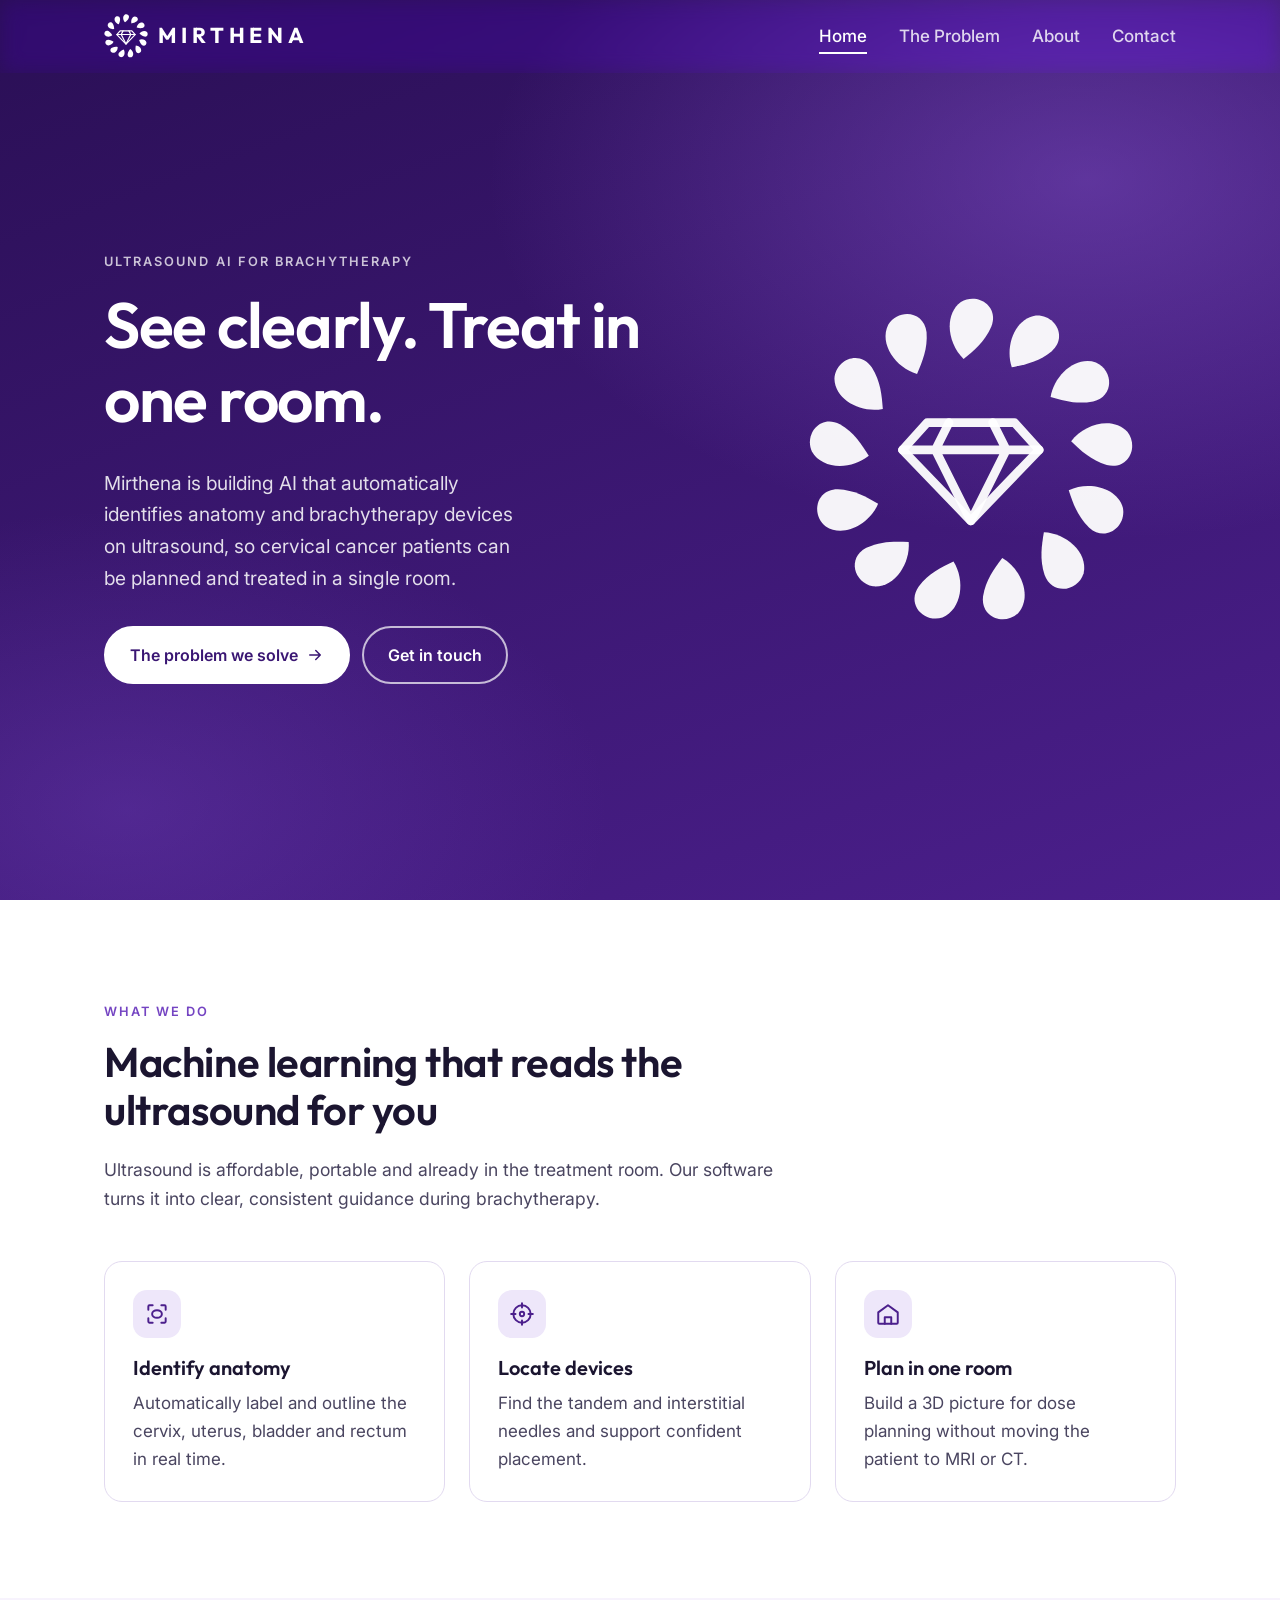
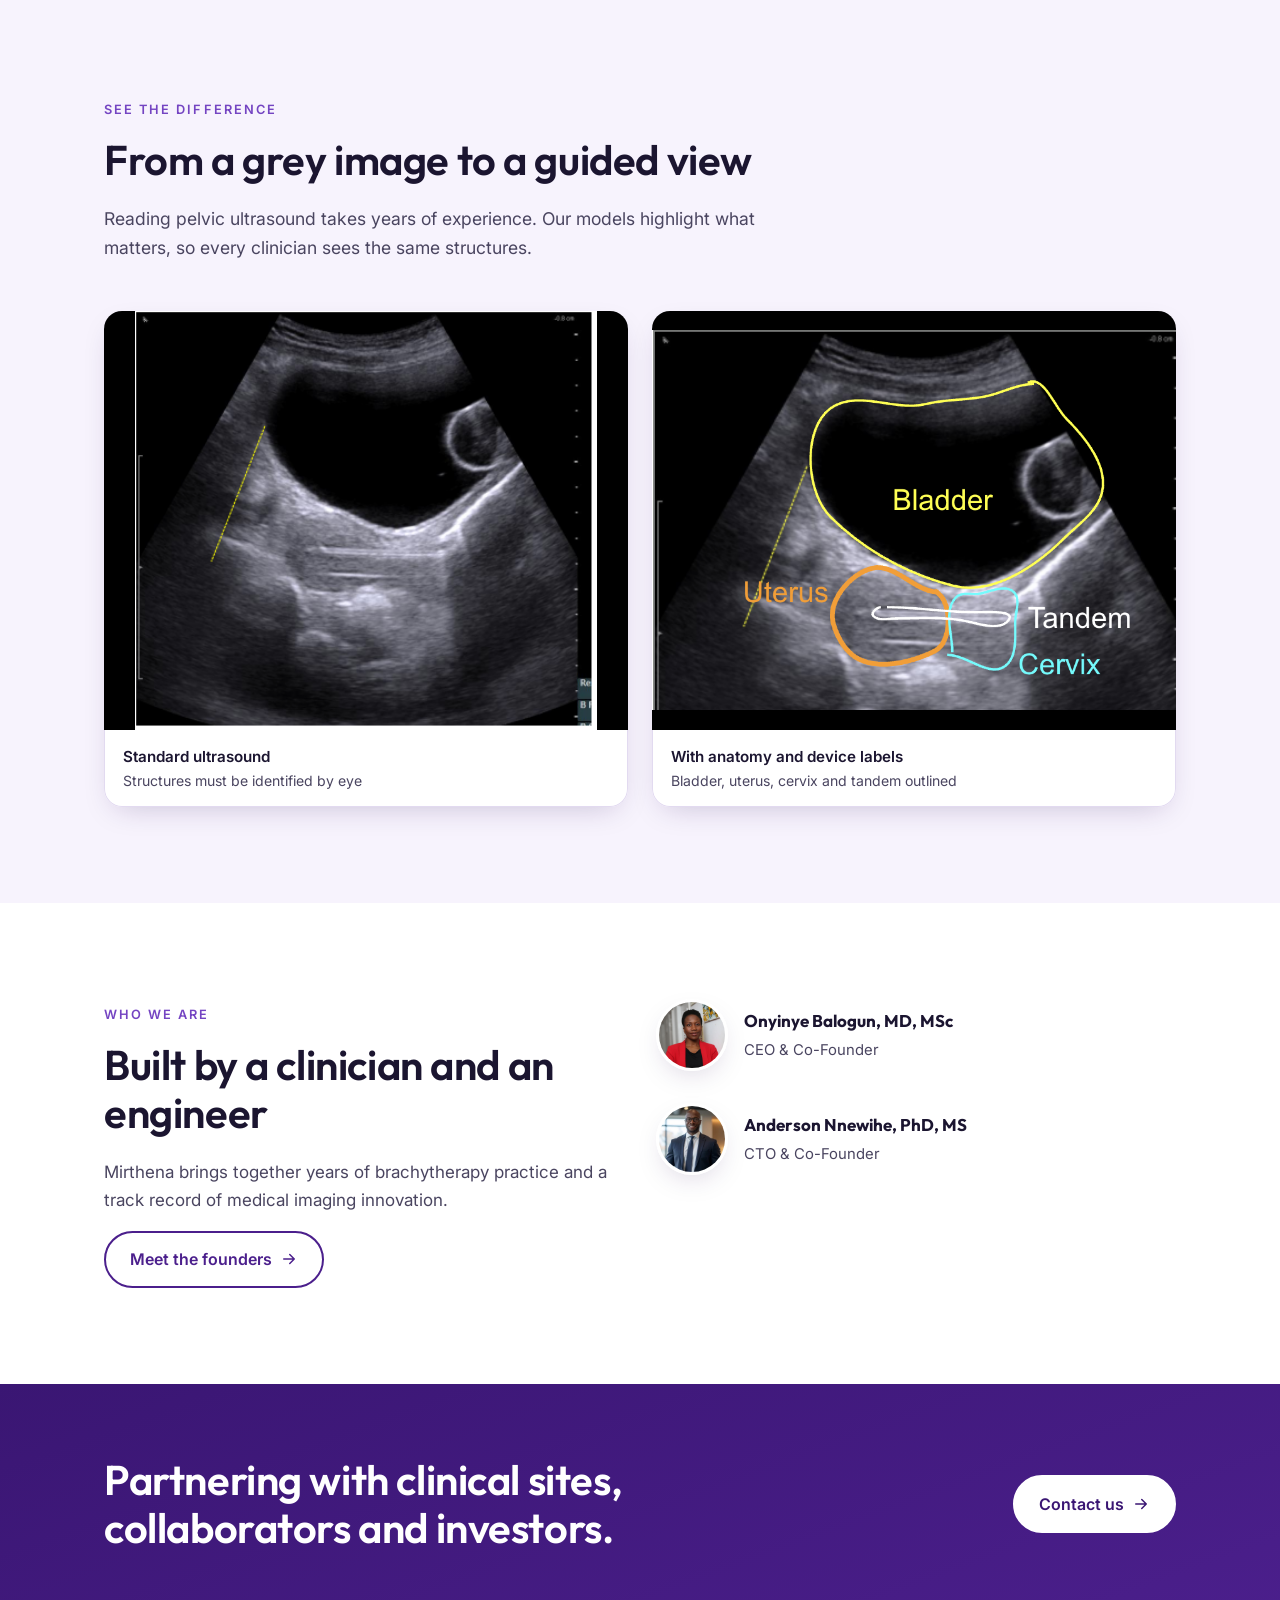
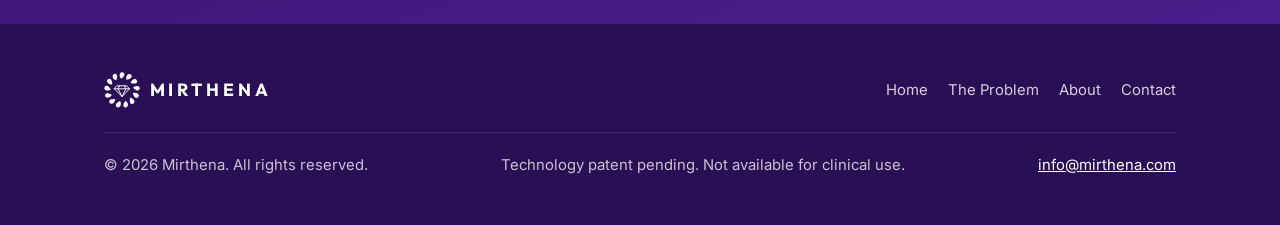
<file: index.html>
<!doctype html>
<html lang="en">
<head>
  <meta charset="utf-8">
  <meta name="viewport" content="width=device-width, initial-scale=1">
  <title>Mirthena | Ultrasound AI for Brachytherapy</title>
  <meta name="description" content="Mirthena builds AI that identifies anatomy and devices on ultrasound for single-room cervical cancer brachytherapy.">
  <meta name="theme-color" content="#4B1F8C">
  <meta property="og:title" content="Mirthena | Ultrasound AI for Brachytherapy">
  <meta property="og:description" content="Mirthena builds AI that identifies anatomy and devices on ultrasound for single-room cervical cancer brachytherapy.">
  <meta property="og:type" content="website">
  <link rel="icon" type="image/svg+xml" href="assets/logo-mark.svg">
  <link rel="preconnect" href="https://fonts.googleapis.com">
  <link rel="preconnect" href="https://fonts.gstatic.com" crossorigin>
  <link href="https://fonts.googleapis.com/css2?family=Inter:wght@400;500;600&family=Outfit:wght@500;600;700&display=swap" rel="stylesheet">
  <link rel="stylesheet" href="css/styles.css">
</head>
<body>
  <a class="skip" href="#main">Skip to content</a>
  <header class="site-header on-dark">
    <div class="wrap">
      <a class="logo" href="index.html" aria-label="Mirthena home"><svg class="" viewBox="0 0 120 120" aria-hidden="true"><g class="petals" fill="currentColor"><path transform="rotate(0.00 60 60) rotate(14 60 12)" d="M60 23 C 53 19, 49 9, 54 3 C 59 -2, 68 1, 67 9 C 66 15, 63 19, 60 23 Z"/><path transform="rotate(27.69 60 60) rotate(14 60 12)" d="M60 23 C 53 19, 49 9, 54 3 C 59 -2, 68 1, 67 9 C 66 15, 63 19, 60 23 Z"/><path transform="rotate(55.38 60 60) rotate(14 60 12)" d="M60 23 C 53 19, 49 9, 54 3 C 59 -2, 68 1, 67 9 C 66 15, 63 19, 60 23 Z"/><path transform="rotate(83.08 60 60) rotate(14 60 12)" d="M60 23 C 53 19, 49 9, 54 3 C 59 -2, 68 1, 67 9 C 66 15, 63 19, 60 23 Z"/><path transform="rotate(110.77 60 60) rotate(14 60 12)" d="M60 23 C 53 19, 49 9, 54 3 C 59 -2, 68 1, 67 9 C 66 15, 63 19, 60 23 Z"/><path transform="rotate(138.46 60 60) rotate(14 60 12)" d="M60 23 C 53 19, 49 9, 54 3 C 59 -2, 68 1, 67 9 C 66 15, 63 19, 60 23 Z"/><path transform="rotate(166.15 60 60) rotate(14 60 12)" d="M60 23 C 53 19, 49 9, 54 3 C 59 -2, 68 1, 67 9 C 66 15, 63 19, 60 23 Z"/><path transform="rotate(193.85 60 60) rotate(14 60 12)" d="M60 23 C 53 19, 49 9, 54 3 C 59 -2, 68 1, 67 9 C 66 15, 63 19, 60 23 Z"/><path transform="rotate(221.54 60 60) rotate(14 60 12)" d="M60 23 C 53 19, 49 9, 54 3 C 59 -2, 68 1, 67 9 C 66 15, 63 19, 60 23 Z"/><path transform="rotate(249.23 60 60) rotate(14 60 12)" d="M60 23 C 53 19, 49 9, 54 3 C 59 -2, 68 1, 67 9 C 66 15, 63 19, 60 23 Z"/><path transform="rotate(276.92 60 60) rotate(14 60 12)" d="M60 23 C 53 19, 49 9, 54 3 C 59 -2, 68 1, 67 9 C 66 15, 63 19, 60 23 Z"/><path transform="rotate(304.62 60 60) rotate(14 60 12)" d="M60 23 C 53 19, 49 9, 54 3 C 59 -2, 68 1, 67 9 C 66 15, 63 19, 60 23 Z"/><path transform="rotate(332.31 60 60) rotate(14 60 12)" d="M60 23 C 53 19, 49 9, 54 3 C 59 -2, 68 1, 67 9 C 66 15, 63 19, 60 23 Z"/></g><g class="diamond" fill="none" stroke="currentColor" stroke-width="3.2" stroke-linejoin="round" stroke-linecap="round"><path d="M44 46 L76 46 L85 56 L60 82 L35 56 Z"/><path d="M35 56 H85 M52 46 L47 56 L60 82 L73 56 L68 46"/></g></svg><span class="word">MIRTHENA</span></a>
      <button class="nav-toggle" aria-expanded="false" aria-controls="site-nav" aria-label="Open menu"><svg viewBox="0 0 24 24" fill="none" stroke="currentColor" stroke-width="2" stroke-linecap="round" aria-hidden="true"><path d="M4 7h16M4 12h16M4 17h16"/></svg></button>
      <nav class="nav" id="site-nav" aria-label="Main"><ul><li><a href="index.html" aria-current="page">Home</a></li><li><a href="problem.html">The Problem</a></li><li><a href="about.html">About</a></li><li><a href="contact.html">Contact</a></li></ul></nav>
    </div>
  </header>
  <main id="main">

    <section class="hero" aria-labelledby="hero-title">
      <div class="wrap">
        <div>
          <span class="eyebrow">Ultrasound AI for brachytherapy</span>
          <h1 id="hero-title">See clearly. Treat in one room.</h1>
          <p class="lede">Mirthena is building AI that automatically identifies anatomy and brachytherapy devices on ultrasound, so cervical cancer patients can be planned and treated in a single room.</p>
          <div class="actions">
            <a class="btn light" href="problem.html">The problem we solve <svg viewBox="0 0 24 24" width="18" height="18" fill="none" stroke="currentColor" stroke-width="2" stroke-linecap="round" stroke-linejoin="round" aria-hidden="true"><path d="M5 12h14M13 6l6 6-6 6"/></svg></a>
            <a class="btn outline-light" href="contact.html">Get in touch</a>
          </div>
        </div>
        <div class="hero-mark"><svg class="" viewBox="0 0 120 120" aria-hidden="true"><g class="petals" fill="currentColor"><path transform="rotate(0.00 60 60) rotate(14 60 12)" d="M60 23 C 53 19, 49 9, 54 3 C 59 -2, 68 1, 67 9 C 66 15, 63 19, 60 23 Z"/><path transform="rotate(27.69 60 60) rotate(14 60 12)" d="M60 23 C 53 19, 49 9, 54 3 C 59 -2, 68 1, 67 9 C 66 15, 63 19, 60 23 Z"/><path transform="rotate(55.38 60 60) rotate(14 60 12)" d="M60 23 C 53 19, 49 9, 54 3 C 59 -2, 68 1, 67 9 C 66 15, 63 19, 60 23 Z"/><path transform="rotate(83.08 60 60) rotate(14 60 12)" d="M60 23 C 53 19, 49 9, 54 3 C 59 -2, 68 1, 67 9 C 66 15, 63 19, 60 23 Z"/><path transform="rotate(110.77 60 60) rotate(14 60 12)" d="M60 23 C 53 19, 49 9, 54 3 C 59 -2, 68 1, 67 9 C 66 15, 63 19, 60 23 Z"/><path transform="rotate(138.46 60 60) rotate(14 60 12)" d="M60 23 C 53 19, 49 9, 54 3 C 59 -2, 68 1, 67 9 C 66 15, 63 19, 60 23 Z"/><path transform="rotate(166.15 60 60) rotate(14 60 12)" d="M60 23 C 53 19, 49 9, 54 3 C 59 -2, 68 1, 67 9 C 66 15, 63 19, 60 23 Z"/><path transform="rotate(193.85 60 60) rotate(14 60 12)" d="M60 23 C 53 19, 49 9, 54 3 C 59 -2, 68 1, 67 9 C 66 15, 63 19, 60 23 Z"/><path transform="rotate(221.54 60 60) rotate(14 60 12)" d="M60 23 C 53 19, 49 9, 54 3 C 59 -2, 68 1, 67 9 C 66 15, 63 19, 60 23 Z"/><path transform="rotate(249.23 60 60) rotate(14 60 12)" d="M60 23 C 53 19, 49 9, 54 3 C 59 -2, 68 1, 67 9 C 66 15, 63 19, 60 23 Z"/><path transform="rotate(276.92 60 60) rotate(14 60 12)" d="M60 23 C 53 19, 49 9, 54 3 C 59 -2, 68 1, 67 9 C 66 15, 63 19, 60 23 Z"/><path transform="rotate(304.62 60 60) rotate(14 60 12)" d="M60 23 C 53 19, 49 9, 54 3 C 59 -2, 68 1, 67 9 C 66 15, 63 19, 60 23 Z"/><path transform="rotate(332.31 60 60) rotate(14 60 12)" d="M60 23 C 53 19, 49 9, 54 3 C 59 -2, 68 1, 67 9 C 66 15, 63 19, 60 23 Z"/></g><g class="diamond" fill="none" stroke="currentColor" stroke-width="3.2" stroke-linejoin="round" stroke-linecap="round"><path d="M44 46 L76 46 L85 56 L60 82 L35 56 Z"/><path d="M35 56 H85 M52 46 L47 56 L60 82 L73 56 L68 46"/></g></svg></div>
      </div>
    </section>

    <section aria-labelledby="what-title">
      <div class="wrap">
        <div class="section-head">
          <span class="eyebrow">What we do</span>
          <h2 id="what-title">Machine learning that reads the ultrasound for you</h2>
          <p>Ultrasound is affordable, portable and already in the treatment room. Our software turns it into clear, consistent guidance during brachytherapy.</p>
        </div>
        <div class="grid-3">
          <div class="card"><div class="icon"><svg viewBox="0 0 24 24" fill="none" stroke="currentColor" stroke-width="1.8" stroke-linecap="round" stroke-linejoin="round" aria-hidden="true"><path d="M4 8V5a1 1 0 0 1 1-1h3M16 4h3a1 1 0 0 1 1 1v3M20 16v3a1 1 0 0 1-1 1h-3M8 20H5a1 1 0 0 1-1-1v-3"/><ellipse cx="12" cy="12" rx="4.5" ry="3.5"/></svg></div><h3>Identify anatomy</h3><p>Automatically label and outline the cervix, uterus, bladder and rectum in real time.</p></div>
          <div class="card"><div class="icon"><svg viewBox="0 0 24 24" fill="none" stroke="currentColor" stroke-width="1.8" stroke-linecap="round" stroke-linejoin="round" aria-hidden="true"><circle cx="12" cy="12" r="8"/><path d="M12 2v4M12 18v4M2 12h4M18 12h4"/><circle cx="12" cy="12" r="2"/></svg></div><h3>Locate devices</h3><p>Find the tandem and interstitial needles and support confident placement.</p></div>
          <div class="card"><div class="icon"><svg viewBox="0 0 24 24" fill="none" stroke="currentColor" stroke-width="1.8" stroke-linecap="round" stroke-linejoin="round" aria-hidden="true"><path d="M3 10.5 12 4l9 6.5V20a1 1 0 0 1-1 1H4a1 1 0 0 1-1-1z"/><path d="M9 21v-6h6v6"/></svg></div><h3>Plan in one room</h3><p>Build a 3D picture for dose planning without moving the patient to MRI or CT.</p></div>
        </div>
      </div>
    </section>

    <section class="tint" aria-labelledby="diff-title">
      <div class="wrap">
        <div class="section-head">
          <span class="eyebrow">See the difference</span>
          <h2 id="diff-title">From a grey image to a guided view</h2>
          <p>Reading pelvic ultrasound takes years of experience. Our models highlight what matters, so every clinician sees the same structures.</p>
        </div>
        <div class="compare">
          <figure>
            <img src="assets/img/us-standard.png" alt="Unlabelled pelvic ultrasound image during cervical brachytherapy" loading="lazy" width="416" height="378">
            <figcaption>Standard ultrasound <span>Structures must be identified by eye</span></figcaption>
          </figure>
          <figure>
            <img src="assets/img/us-annotated.png" alt="The same ultrasound with the bladder, uterus, cervix and tandem outlined and labelled" loading="lazy" width="834" height="606">
            <figcaption>With anatomy and device labels <span>Bladder, uterus, cervix and tandem outlined</span></figcaption>
          </figure>
        </div>
      </div>
    </section>

    <section aria-labelledby="team-title">
      <div class="wrap grid-2">
        <div>
          <span class="eyebrow">Who we are</span>
          <h2 id="team-title">Built by a clinician and an engineer</h2>
          <p style="color:var(--ink-soft)">Mirthena brings together years of brachytherapy practice and a track record of medical imaging innovation.</p>
          <a class="btn ghost" href="about.html">Meet the founders <svg viewBox="0 0 24 24" width="18" height="18" fill="none" stroke="currentColor" stroke-width="2" stroke-linecap="round" stroke-linejoin="round" aria-hidden="true"><path d="M5 12h14M13 6l6 6-6 6"/></svg></a>
        </div>
        <div class="founder-strip">
          <div class="founder-mini"><img src="assets/img/onyi.jpg" alt="Dr. Onyinye Balogun" width="72" height="72" loading="lazy"><div><b>Onyinye Balogun, MD, MSc</b><span>CEO &amp; Co-Founder</span></div></div>
          <div class="founder-mini"><img src="assets/img/andy.jpg" alt="Dr. Anderson Nnewihe" width="72" height="72" loading="lazy"><div><b>Anderson Nnewihe, PhD, MS</b><span>CTO &amp; Co-Founder</span></div></div>
        </div>
      </div>
    </section>

    <section class="cta-band" aria-label="Contact">
      <div class="wrap">
        <h2>Partnering with clinical sites, collaborators and investors.</h2>
        <a class="btn light" href="contact.html">Contact us <svg viewBox="0 0 24 24" width="18" height="18" fill="none" stroke="currentColor" stroke-width="2" stroke-linecap="round" stroke-linejoin="round" aria-hidden="true"><path d="M5 12h14M13 6l6 6-6 6"/></svg></a>
      </div>
    </section>

  </main>
  <footer class="site-footer">
    <div class="wrap">
      <a class="logo" href="index.html" aria-label="Mirthena home"><svg class="" viewBox="0 0 120 120" aria-hidden="true"><g class="petals" fill="currentColor"><path transform="rotate(0.00 60 60) rotate(14 60 12)" d="M60 23 C 53 19, 49 9, 54 3 C 59 -2, 68 1, 67 9 C 66 15, 63 19, 60 23 Z"/><path transform="rotate(27.69 60 60) rotate(14 60 12)" d="M60 23 C 53 19, 49 9, 54 3 C 59 -2, 68 1, 67 9 C 66 15, 63 19, 60 23 Z"/><path transform="rotate(55.38 60 60) rotate(14 60 12)" d="M60 23 C 53 19, 49 9, 54 3 C 59 -2, 68 1, 67 9 C 66 15, 63 19, 60 23 Z"/><path transform="rotate(83.08 60 60) rotate(14 60 12)" d="M60 23 C 53 19, 49 9, 54 3 C 59 -2, 68 1, 67 9 C 66 15, 63 19, 60 23 Z"/><path transform="rotate(110.77 60 60) rotate(14 60 12)" d="M60 23 C 53 19, 49 9, 54 3 C 59 -2, 68 1, 67 9 C 66 15, 63 19, 60 23 Z"/><path transform="rotate(138.46 60 60) rotate(14 60 12)" d="M60 23 C 53 19, 49 9, 54 3 C 59 -2, 68 1, 67 9 C 66 15, 63 19, 60 23 Z"/><path transform="rotate(166.15 60 60) rotate(14 60 12)" d="M60 23 C 53 19, 49 9, 54 3 C 59 -2, 68 1, 67 9 C 66 15, 63 19, 60 23 Z"/><path transform="rotate(193.85 60 60) rotate(14 60 12)" d="M60 23 C 53 19, 49 9, 54 3 C 59 -2, 68 1, 67 9 C 66 15, 63 19, 60 23 Z"/><path transform="rotate(221.54 60 60) rotate(14 60 12)" d="M60 23 C 53 19, 49 9, 54 3 C 59 -2, 68 1, 67 9 C 66 15, 63 19, 60 23 Z"/><path transform="rotate(249.23 60 60) rotate(14 60 12)" d="M60 23 C 53 19, 49 9, 54 3 C 59 -2, 68 1, 67 9 C 66 15, 63 19, 60 23 Z"/><path transform="rotate(276.92 60 60) rotate(14 60 12)" d="M60 23 C 53 19, 49 9, 54 3 C 59 -2, 68 1, 67 9 C 66 15, 63 19, 60 23 Z"/><path transform="rotate(304.62 60 60) rotate(14 60 12)" d="M60 23 C 53 19, 49 9, 54 3 C 59 -2, 68 1, 67 9 C 66 15, 63 19, 60 23 Z"/><path transform="rotate(332.31 60 60) rotate(14 60 12)" d="M60 23 C 53 19, 49 9, 54 3 C 59 -2, 68 1, 67 9 C 66 15, 63 19, 60 23 Z"/></g><g class="diamond" fill="none" stroke="currentColor" stroke-width="3.2" stroke-linejoin="round" stroke-linecap="round"><path d="M44 46 L76 46 L85 56 L60 82 L35 56 Z"/><path d="M35 56 H85 M52 46 L47 56 L60 82 L73 56 L68 46"/></g></svg><span class="word">MIRTHENA</span></a>
      <nav aria-label="Footer"><ul><li><a href="index.html">Home</a></li><li><a href="problem.html">The Problem</a></li><li><a href="about.html">About</a></li><li><a href="contact.html">Contact</a></li></ul></nav>
      <div class="legal">
        <span>&copy; 2026 Mirthena. All rights reserved.</span>
        <span>Technology patent pending. Not available for clinical use.</span>
        <a href="mailto:info@mirthena.com">info@mirthena.com</a>
      </div>
    </div>
  </footer>
  <script src="js/main.js"></script>
</body>
</html>
</file>
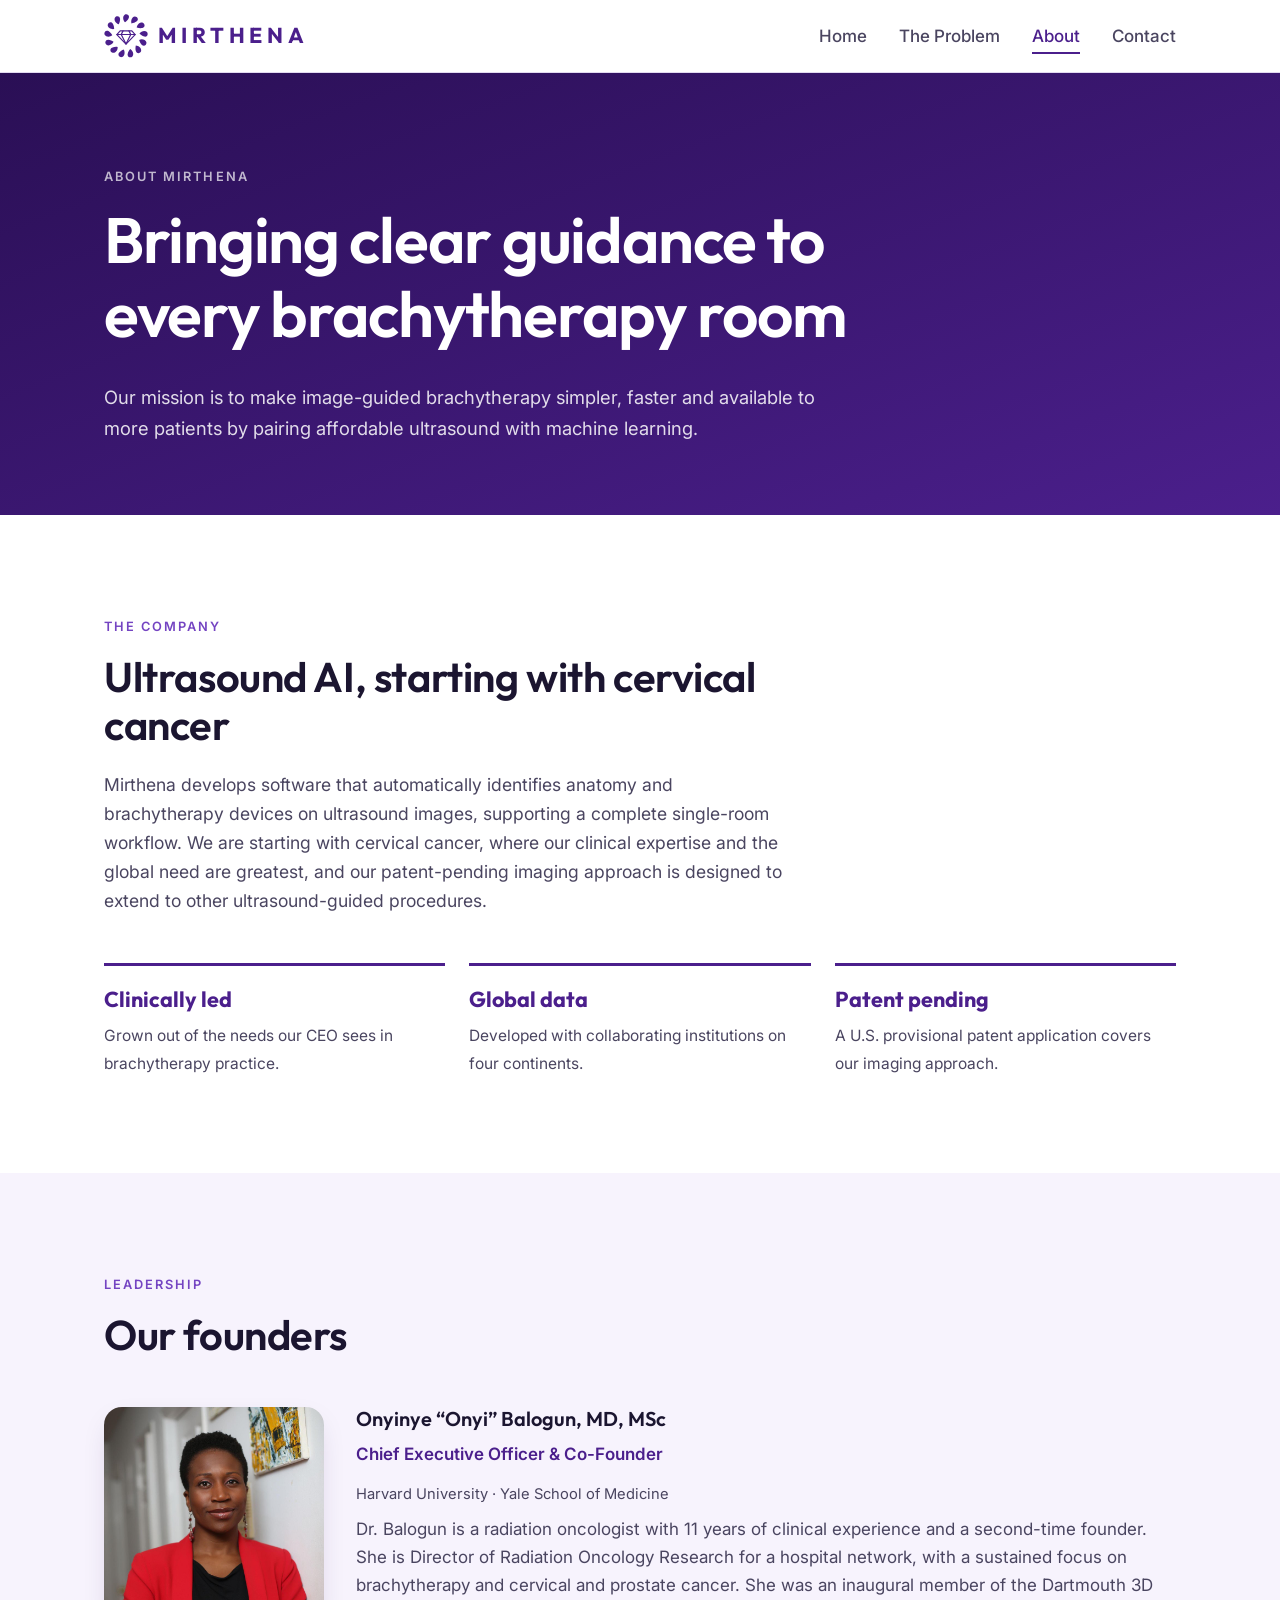
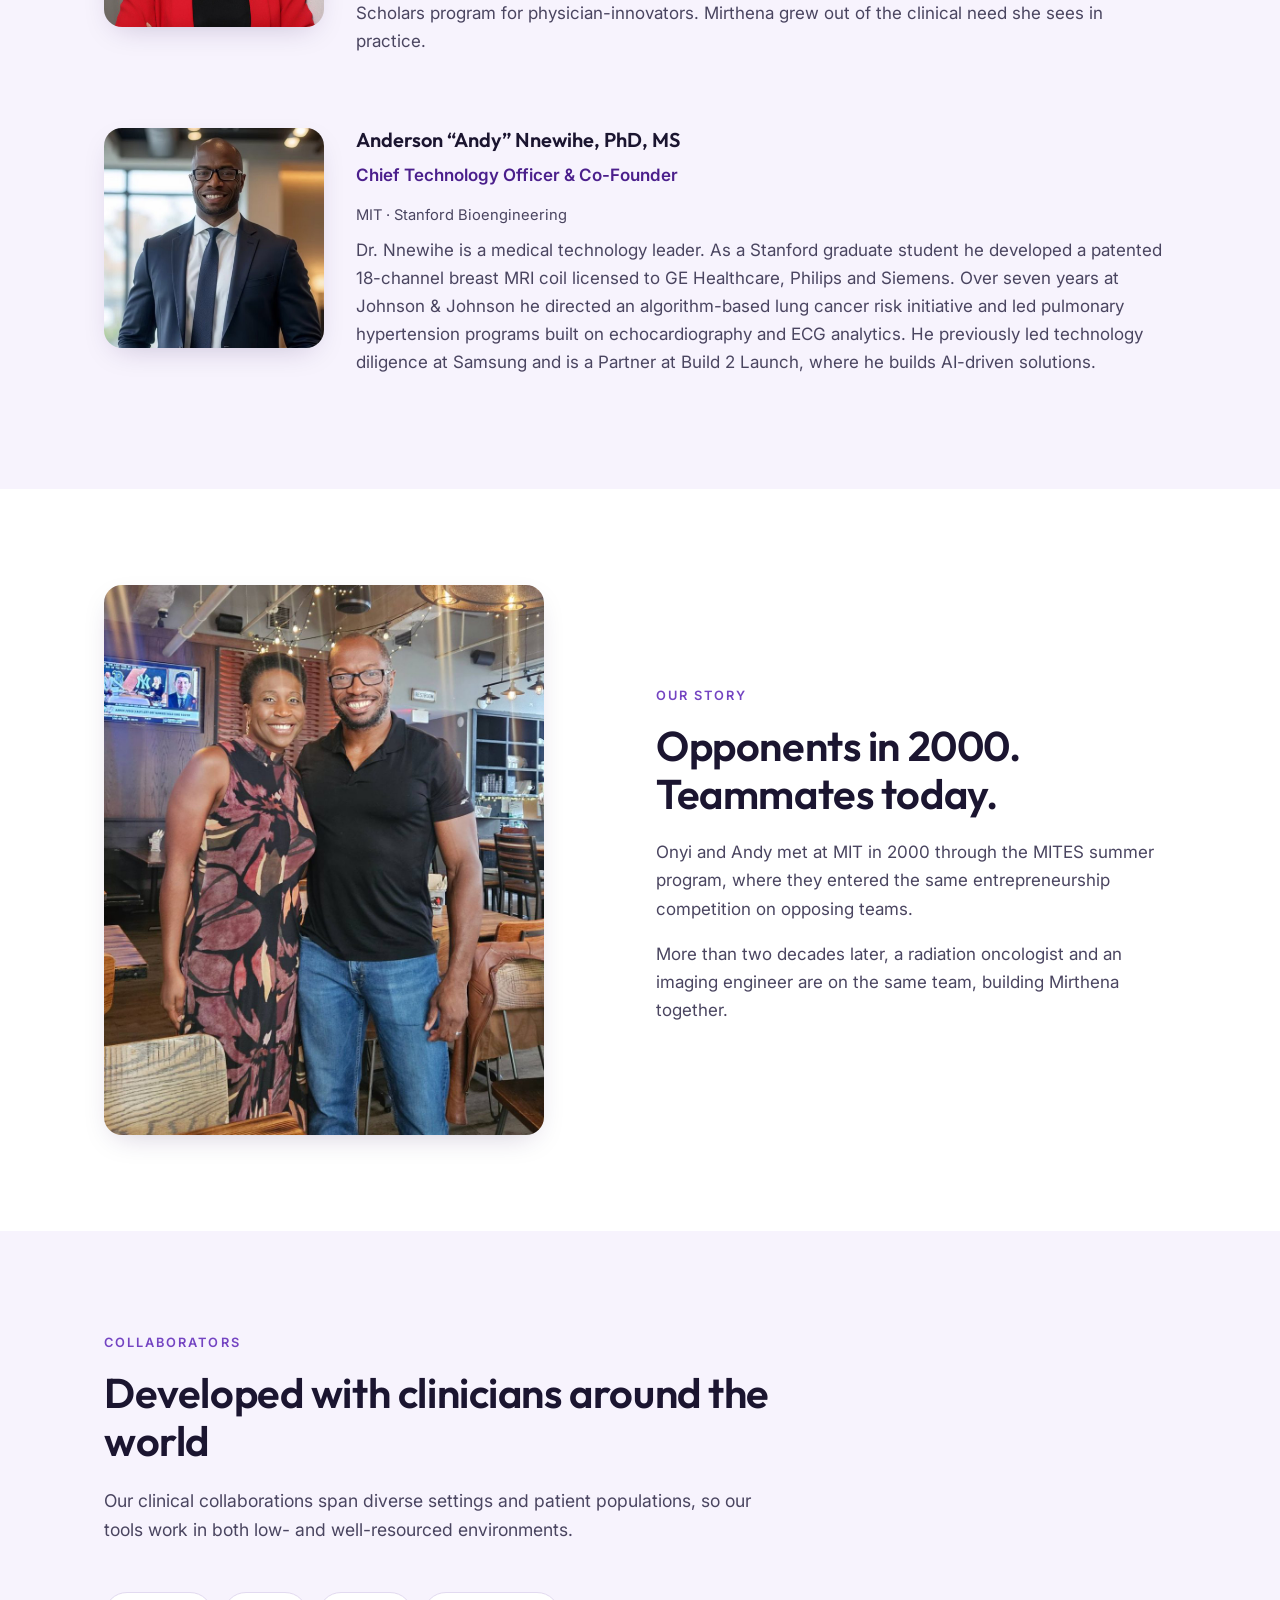
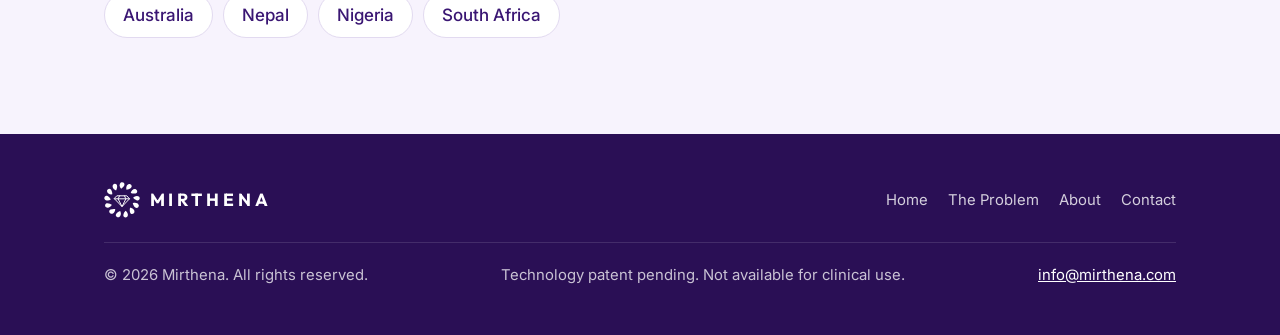
<file: about.html>
<!doctype html>
<html lang="en">
<head>
  <meta charset="utf-8">
  <meta name="viewport" content="width=device-width, initial-scale=1">
  <title>About | Mirthena</title>
  <meta name="description" content="Meet Mirthena and its founders, Dr. Onyinye Balogun and Dr. Anderson Nnewihe.">
  <meta name="theme-color" content="#4B1F8C">
  <meta property="og:title" content="About | Mirthena">
  <meta property="og:description" content="Meet Mirthena and its founders, Dr. Onyinye Balogun and Dr. Anderson Nnewihe.">
  <meta property="og:type" content="website">
  <link rel="icon" type="image/svg+xml" href="assets/logo-mark.svg">
  <link rel="preconnect" href="https://fonts.googleapis.com">
  <link rel="preconnect" href="https://fonts.gstatic.com" crossorigin>
  <link href="https://fonts.googleapis.com/css2?family=Inter:wght@400;500;600&family=Outfit:wght@500;600;700&display=swap" rel="stylesheet">
  <link rel="stylesheet" href="css/styles.css">
</head>
<body>
  <a class="skip" href="#main">Skip to content</a>
  <header class="site-header">
    <div class="wrap">
      <a class="logo" href="index.html" aria-label="Mirthena home"><svg class="" viewBox="0 0 120 120" aria-hidden="true"><g class="petals" fill="currentColor"><path transform="rotate(0.00 60 60) rotate(14 60 12)" d="M60 23 C 53 19, 49 9, 54 3 C 59 -2, 68 1, 67 9 C 66 15, 63 19, 60 23 Z"/><path transform="rotate(27.69 60 60) rotate(14 60 12)" d="M60 23 C 53 19, 49 9, 54 3 C 59 -2, 68 1, 67 9 C 66 15, 63 19, 60 23 Z"/><path transform="rotate(55.38 60 60) rotate(14 60 12)" d="M60 23 C 53 19, 49 9, 54 3 C 59 -2, 68 1, 67 9 C 66 15, 63 19, 60 23 Z"/><path transform="rotate(83.08 60 60) rotate(14 60 12)" d="M60 23 C 53 19, 49 9, 54 3 C 59 -2, 68 1, 67 9 C 66 15, 63 19, 60 23 Z"/><path transform="rotate(110.77 60 60) rotate(14 60 12)" d="M60 23 C 53 19, 49 9, 54 3 C 59 -2, 68 1, 67 9 C 66 15, 63 19, 60 23 Z"/><path transform="rotate(138.46 60 60) rotate(14 60 12)" d="M60 23 C 53 19, 49 9, 54 3 C 59 -2, 68 1, 67 9 C 66 15, 63 19, 60 23 Z"/><path transform="rotate(166.15 60 60) rotate(14 60 12)" d="M60 23 C 53 19, 49 9, 54 3 C 59 -2, 68 1, 67 9 C 66 15, 63 19, 60 23 Z"/><path transform="rotate(193.85 60 60) rotate(14 60 12)" d="M60 23 C 53 19, 49 9, 54 3 C 59 -2, 68 1, 67 9 C 66 15, 63 19, 60 23 Z"/><path transform="rotate(221.54 60 60) rotate(14 60 12)" d="M60 23 C 53 19, 49 9, 54 3 C 59 -2, 68 1, 67 9 C 66 15, 63 19, 60 23 Z"/><path transform="rotate(249.23 60 60) rotate(14 60 12)" d="M60 23 C 53 19, 49 9, 54 3 C 59 -2, 68 1, 67 9 C 66 15, 63 19, 60 23 Z"/><path transform="rotate(276.92 60 60) rotate(14 60 12)" d="M60 23 C 53 19, 49 9, 54 3 C 59 -2, 68 1, 67 9 C 66 15, 63 19, 60 23 Z"/><path transform="rotate(304.62 60 60) rotate(14 60 12)" d="M60 23 C 53 19, 49 9, 54 3 C 59 -2, 68 1, 67 9 C 66 15, 63 19, 60 23 Z"/><path transform="rotate(332.31 60 60) rotate(14 60 12)" d="M60 23 C 53 19, 49 9, 54 3 C 59 -2, 68 1, 67 9 C 66 15, 63 19, 60 23 Z"/></g><g class="diamond" fill="none" stroke="currentColor" stroke-width="3.2" stroke-linejoin="round" stroke-linecap="round"><path d="M44 46 L76 46 L85 56 L60 82 L35 56 Z"/><path d="M35 56 H85 M52 46 L47 56 L60 82 L73 56 L68 46"/></g></svg><span class="word">MIRTHENA</span></a>
      <button class="nav-toggle" aria-expanded="false" aria-controls="site-nav" aria-label="Open menu"><svg viewBox="0 0 24 24" fill="none" stroke="currentColor" stroke-width="2" stroke-linecap="round" aria-hidden="true"><path d="M4 7h16M4 12h16M4 17h16"/></svg></button>
      <nav class="nav" id="site-nav" aria-label="Main"><ul><li><a href="index.html">Home</a></li><li><a href="problem.html">The Problem</a></li><li><a href="about.html" aria-current="page">About</a></li><li><a href="contact.html">Contact</a></li></ul></nav>
    </div>
  </header>
  <main id="main">

    <section class="page-hero">
      <div class="wrap">
        <span class="eyebrow">About Mirthena</span>
        <h1>Bringing clear guidance to every brachytherapy room</h1>
        <p>Our mission is to make image-guided brachytherapy simpler, faster and available to more patients by pairing affordable ultrasound with machine learning.</p>
      </div>
    </section>

    <section aria-labelledby="company-title">
      <div class="wrap">
        <div class="section-head">
          <span class="eyebrow">The company</span>
          <h2 id="company-title">Ultrasound AI, starting with cervical cancer</h2>
          <p>Mirthena develops software that automatically identifies anatomy and brachytherapy devices on ultrasound images, supporting a complete single-room workflow. We are starting with cervical cancer, where our clinical expertise and the global need are greatest, and our patent-pending imaging approach is designed to extend to other ultrasound-guided procedures.</p>
        </div>
        <div class="stat-row">
          <div class="stat"><b>Clinically led</b><span>Grown out of the needs our CEO sees in brachytherapy practice.</span></div>
          <div class="stat"><b>Global data</b><span>Developed with collaborating institutions on four continents.</span></div>
          <div class="stat"><b>Patent pending</b><span>A U.S. provisional patent application covers our imaging approach.</span></div>
        </div>
      </div>
    </section>

    <section class="tint" aria-labelledby="founders-title">
      <div class="wrap">
        <div class="section-head">
          <span class="eyebrow">Leadership</span>
          <h2 id="founders-title">Our founders</h2>
        </div>
        <article class="founder">
          <img src="assets/img/onyi.jpg" alt="Portrait of Dr. Onyinye Balogun" width="220" height="220" loading="lazy">
          <div>
            <h3>Onyinye &ldquo;Onyi&rdquo; Balogun, MD, MSc</h3>
            <div class="role">Chief Executive Officer &amp; Co-Founder</div>
            <div class="creds">Harvard University &middot; Yale School of Medicine</div>
            <p>Dr. Balogun is a radiation oncologist with 11 years of clinical experience and a second-time founder. She is Director of Radiation Oncology Research for a hospital network, with a sustained focus on brachytherapy and cervical and prostate cancer. She was an inaugural member of the Dartmouth 3D Scholars program for physician-innovators. Mirthena grew out of the clinical need she sees in practice.</p>
          </div>
        </article>
        <article class="founder">
          <img src="assets/img/andy.jpg" alt="Portrait of Dr. Anderson Nnewihe" width="220" height="220" loading="lazy">
          <div>
            <h3>Anderson &ldquo;Andy&rdquo; Nnewihe, PhD, MS</h3>
            <div class="role">Chief Technology Officer &amp; Co-Founder</div>
            <div class="creds">MIT &middot; Stanford Bioengineering</div>
            <p>Dr. Nnewihe is a medical technology leader. As a Stanford graduate student he developed a patented 18-channel breast MRI coil licensed to GE Healthcare, Philips and Siemens. Over seven years at Johnson &amp; Johnson he directed an algorithm-based lung cancer risk initiative and led pulmonary hypertension programs built on echocardiography and ECG analytics. He previously led technology diligence at Samsung and is a Partner at Build 2 Launch, where he builds AI-driven solutions.</p>
          </div>
        </article>
      </div>
    </section>

    <section aria-labelledby="story-title">
      <div class="wrap grid-2" style="align-items:center">
        <img class="story-photo" src="assets/img/founders.jpg" alt="Onyi Balogun and Andy Nnewihe smiling together" loading="lazy" width="960" height="1200">
        <div>
          <span class="eyebrow">Our story</span>
          <h2 id="story-title">Opponents in 2000. Teammates today.</h2>
          <p style="color:var(--ink-soft)">Onyi and Andy met at MIT in 2000 through the MITES summer program, where they entered the same entrepreneurship competition on opposing teams.</p>
          <p style="color:var(--ink-soft)">More than two decades later, a radiation oncologist and an imaging engineer are on the same team, building Mirthena together.</p>
        </div>
      </div>
    </section>

    <section class="tint" aria-labelledby="collab-title">
      <div class="wrap">
        <div class="section-head">
          <span class="eyebrow">Collaborators</span>
          <h2 id="collab-title">Developed with clinicians around the world</h2>
          <p>Our clinical collaborations span diverse settings and patient populations, so our tools work in both low- and well-resourced environments.</p>
        </div>
        <ul class="chips">
          <li>Australia</li><li>Nepal</li><li>Nigeria</li><li>South Africa</li>
        </ul>
      </div>
    </section>

  </main>
  <footer class="site-footer">
    <div class="wrap">
      <a class="logo" href="index.html" aria-label="Mirthena home"><svg class="" viewBox="0 0 120 120" aria-hidden="true"><g class="petals" fill="currentColor"><path transform="rotate(0.00 60 60) rotate(14 60 12)" d="M60 23 C 53 19, 49 9, 54 3 C 59 -2, 68 1, 67 9 C 66 15, 63 19, 60 23 Z"/><path transform="rotate(27.69 60 60) rotate(14 60 12)" d="M60 23 C 53 19, 49 9, 54 3 C 59 -2, 68 1, 67 9 C 66 15, 63 19, 60 23 Z"/><path transform="rotate(55.38 60 60) rotate(14 60 12)" d="M60 23 C 53 19, 49 9, 54 3 C 59 -2, 68 1, 67 9 C 66 15, 63 19, 60 23 Z"/><path transform="rotate(83.08 60 60) rotate(14 60 12)" d="M60 23 C 53 19, 49 9, 54 3 C 59 -2, 68 1, 67 9 C 66 15, 63 19, 60 23 Z"/><path transform="rotate(110.77 60 60) rotate(14 60 12)" d="M60 23 C 53 19, 49 9, 54 3 C 59 -2, 68 1, 67 9 C 66 15, 63 19, 60 23 Z"/><path transform="rotate(138.46 60 60) rotate(14 60 12)" d="M60 23 C 53 19, 49 9, 54 3 C 59 -2, 68 1, 67 9 C 66 15, 63 19, 60 23 Z"/><path transform="rotate(166.15 60 60) rotate(14 60 12)" d="M60 23 C 53 19, 49 9, 54 3 C 59 -2, 68 1, 67 9 C 66 15, 63 19, 60 23 Z"/><path transform="rotate(193.85 60 60) rotate(14 60 12)" d="M60 23 C 53 19, 49 9, 54 3 C 59 -2, 68 1, 67 9 C 66 15, 63 19, 60 23 Z"/><path transform="rotate(221.54 60 60) rotate(14 60 12)" d="M60 23 C 53 19, 49 9, 54 3 C 59 -2, 68 1, 67 9 C 66 15, 63 19, 60 23 Z"/><path transform="rotate(249.23 60 60) rotate(14 60 12)" d="M60 23 C 53 19, 49 9, 54 3 C 59 -2, 68 1, 67 9 C 66 15, 63 19, 60 23 Z"/><path transform="rotate(276.92 60 60) rotate(14 60 12)" d="M60 23 C 53 19, 49 9, 54 3 C 59 -2, 68 1, 67 9 C 66 15, 63 19, 60 23 Z"/><path transform="rotate(304.62 60 60) rotate(14 60 12)" d="M60 23 C 53 19, 49 9, 54 3 C 59 -2, 68 1, 67 9 C 66 15, 63 19, 60 23 Z"/><path transform="rotate(332.31 60 60) rotate(14 60 12)" d="M60 23 C 53 19, 49 9, 54 3 C 59 -2, 68 1, 67 9 C 66 15, 63 19, 60 23 Z"/></g><g class="diamond" fill="none" stroke="currentColor" stroke-width="3.2" stroke-linejoin="round" stroke-linecap="round"><path d="M44 46 L76 46 L85 56 L60 82 L35 56 Z"/><path d="M35 56 H85 M52 46 L47 56 L60 82 L73 56 L68 46"/></g></svg><span class="word">MIRTHENA</span></a>
      <nav aria-label="Footer"><ul><li><a href="index.html">Home</a></li><li><a href="problem.html">The Problem</a></li><li><a href="about.html">About</a></li><li><a href="contact.html">Contact</a></li></ul></nav>
      <div class="legal">
        <span>&copy; 2026 Mirthena. All rights reserved.</span>
        <span>Technology patent pending. Not available for clinical use.</span>
        <a href="mailto:info@mirthena.com">info@mirthena.com</a>
      </div>
    </div>
  </footer>
  <script src="js/main.js"></script>
</body>
</html>
</file>
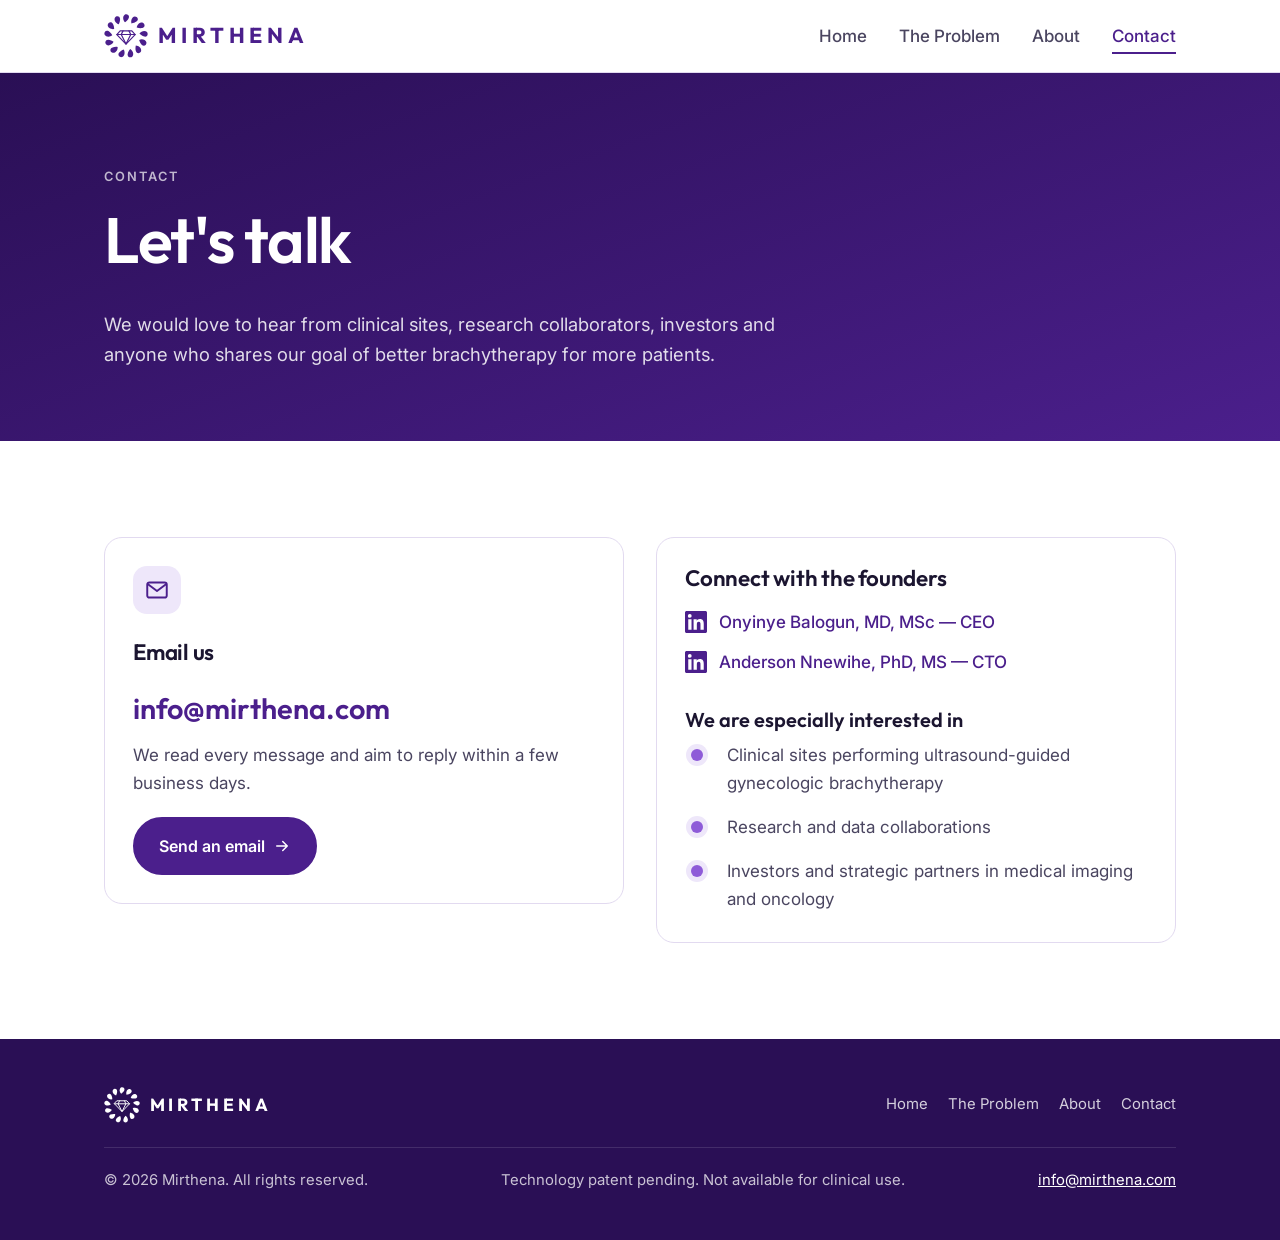
<file: contact.html>
<!doctype html>
<html lang="en">
<head>
  <meta charset="utf-8">
  <meta name="viewport" content="width=device-width, initial-scale=1">
  <title>Contact | Mirthena</title>
  <meta name="description" content="Get in touch with Mirthena.">
  <meta name="theme-color" content="#4B1F8C">
  <meta property="og:title" content="Contact | Mirthena">
  <meta property="og:description" content="Get in touch with Mirthena.">
  <meta property="og:type" content="website">
  <link rel="icon" type="image/svg+xml" href="assets/logo-mark.svg">
  <link rel="preconnect" href="https://fonts.googleapis.com">
  <link rel="preconnect" href="https://fonts.gstatic.com" crossorigin>
  <link href="https://fonts.googleapis.com/css2?family=Inter:wght@400;500;600&family=Outfit:wght@500;600;700&display=swap" rel="stylesheet">
  <link rel="stylesheet" href="css/styles.css">
</head>
<body>
  <a class="skip" href="#main">Skip to content</a>
  <header class="site-header">
    <div class="wrap">
      <a class="logo" href="index.html" aria-label="Mirthena home"><svg class="" viewBox="0 0 120 120" aria-hidden="true"><g class="petals" fill="currentColor"><path transform="rotate(0.00 60 60) rotate(14 60 12)" d="M60 23 C 53 19, 49 9, 54 3 C 59 -2, 68 1, 67 9 C 66 15, 63 19, 60 23 Z"/><path transform="rotate(27.69 60 60) rotate(14 60 12)" d="M60 23 C 53 19, 49 9, 54 3 C 59 -2, 68 1, 67 9 C 66 15, 63 19, 60 23 Z"/><path transform="rotate(55.38 60 60) rotate(14 60 12)" d="M60 23 C 53 19, 49 9, 54 3 C 59 -2, 68 1, 67 9 C 66 15, 63 19, 60 23 Z"/><path transform="rotate(83.08 60 60) rotate(14 60 12)" d="M60 23 C 53 19, 49 9, 54 3 C 59 -2, 68 1, 67 9 C 66 15, 63 19, 60 23 Z"/><path transform="rotate(110.77 60 60) rotate(14 60 12)" d="M60 23 C 53 19, 49 9, 54 3 C 59 -2, 68 1, 67 9 C 66 15, 63 19, 60 23 Z"/><path transform="rotate(138.46 60 60) rotate(14 60 12)" d="M60 23 C 53 19, 49 9, 54 3 C 59 -2, 68 1, 67 9 C 66 15, 63 19, 60 23 Z"/><path transform="rotate(166.15 60 60) rotate(14 60 12)" d="M60 23 C 53 19, 49 9, 54 3 C 59 -2, 68 1, 67 9 C 66 15, 63 19, 60 23 Z"/><path transform="rotate(193.85 60 60) rotate(14 60 12)" d="M60 23 C 53 19, 49 9, 54 3 C 59 -2, 68 1, 67 9 C 66 15, 63 19, 60 23 Z"/><path transform="rotate(221.54 60 60) rotate(14 60 12)" d="M60 23 C 53 19, 49 9, 54 3 C 59 -2, 68 1, 67 9 C 66 15, 63 19, 60 23 Z"/><path transform="rotate(249.23 60 60) rotate(14 60 12)" d="M60 23 C 53 19, 49 9, 54 3 C 59 -2, 68 1, 67 9 C 66 15, 63 19, 60 23 Z"/><path transform="rotate(276.92 60 60) rotate(14 60 12)" d="M60 23 C 53 19, 49 9, 54 3 C 59 -2, 68 1, 67 9 C 66 15, 63 19, 60 23 Z"/><path transform="rotate(304.62 60 60) rotate(14 60 12)" d="M60 23 C 53 19, 49 9, 54 3 C 59 -2, 68 1, 67 9 C 66 15, 63 19, 60 23 Z"/><path transform="rotate(332.31 60 60) rotate(14 60 12)" d="M60 23 C 53 19, 49 9, 54 3 C 59 -2, 68 1, 67 9 C 66 15, 63 19, 60 23 Z"/></g><g class="diamond" fill="none" stroke="currentColor" stroke-width="3.2" stroke-linejoin="round" stroke-linecap="round"><path d="M44 46 L76 46 L85 56 L60 82 L35 56 Z"/><path d="M35 56 H85 M52 46 L47 56 L60 82 L73 56 L68 46"/></g></svg><span class="word">MIRTHENA</span></a>
      <button class="nav-toggle" aria-expanded="false" aria-controls="site-nav" aria-label="Open menu"><svg viewBox="0 0 24 24" fill="none" stroke="currentColor" stroke-width="2" stroke-linecap="round" aria-hidden="true"><path d="M4 7h16M4 12h16M4 17h16"/></svg></button>
      <nav class="nav" id="site-nav" aria-label="Main"><ul><li><a href="index.html">Home</a></li><li><a href="problem.html">The Problem</a></li><li><a href="about.html">About</a></li><li><a href="contact.html" aria-current="page">Contact</a></li></ul></nav>
    </div>
  </header>
  <main id="main">

    <section class="page-hero">
      <div class="wrap">
        <span class="eyebrow">Contact</span>
        <h1>Let's talk</h1>
        <p>We would love to hear from clinical sites, research collaborators, investors and anyone who shares our goal of better brachytherapy for more patients.</p>
      </div>
    </section>

    <section aria-label="Contact details">
      <div class="wrap grid-2">
        <div class="card contact-card">
          <div class="icon"><svg viewBox="0 0 24 24" fill="none" stroke="currentColor" stroke-width="1.8" stroke-linecap="round" stroke-linejoin="round" aria-hidden="true"><rect x="3" y="5" width="18" height="14" rx="2"/><path d="m4 7 8 6 8-6"/></svg></div>
          <h2 style="font-size:1.4rem">Email us</h2>
          <a class="email" href="mailto:info@mirthena.com">info@mirthena.com</a>
          <p>We read every message and aim to reply within a few business days.</p>
          <div class="actions" style="margin-top:12px"><a class="btn" href="mailto:info@mirthena.com?subject=Hello%20Mirthena">Send an email <svg viewBox="0 0 24 24" width="18" height="18" fill="none" stroke="currentColor" stroke-width="2" stroke-linecap="round" stroke-linejoin="round" aria-hidden="true"><path d="M5 12h14M13 6l6 6-6 6"/></svg></a></div>
        </div>
        <div class="card">
          <h2 style="font-size:1.4rem">Connect with the founders</h2>
          <ul class="link-list" style="margin-top:16px">
            <li><a href="https://www.linkedin.com/" rel="noopener" target="_blank"><svg viewBox="0 0 24 24" fill="currentColor" aria-hidden="true"><path d="M20.45 20.45h-3.56v-5.57c0-1.33-.02-3.04-1.85-3.04-1.85 0-2.13 1.45-2.13 2.94v5.67H9.35V9h3.41v1.56h.05c.48-.9 1.64-1.85 3.37-1.85 3.6 0 4.27 2.37 4.27 5.46v6.28zM5.34 7.43a2.07 2.07 0 1 1 0-4.13 2.07 2.07 0 0 1 0 4.13zM7.12 20.45H3.56V9h3.56v11.45zM22.22 0H1.77C.79 0 0 .77 0 1.73v20.54C0 23.23.79 24 1.77 24h20.45c.98 0 1.78-.77 1.78-1.73V1.73C24 .77 23.2 0 22.22 0z"/></svg> Onyinye Balogun, MD, MSc &mdash; CEO</a></li>
            <li><a href="https://www.linkedin.com/" rel="noopener" target="_blank"><svg viewBox="0 0 24 24" fill="currentColor" aria-hidden="true"><path d="M20.45 20.45h-3.56v-5.57c0-1.33-.02-3.04-1.85-3.04-1.85 0-2.13 1.45-2.13 2.94v5.67H9.35V9h3.41v1.56h.05c.48-.9 1.64-1.85 3.37-1.85 3.6 0 4.27 2.37 4.27 5.46v6.28zM5.34 7.43a2.07 2.07 0 1 1 0-4.13 2.07 2.07 0 0 1 0 4.13zM7.12 20.45H3.56V9h3.56v11.45zM22.22 0H1.77C.79 0 0 .77 0 1.73v20.54C0 23.23.79 24 1.77 24h20.45c.98 0 1.78-.77 1.78-1.73V1.73C24 .77 23.2 0 22.22 0z"/></svg> Anderson Nnewihe, PhD, MS &mdash; CTO</a></li>
          </ul>
          <h3 style="margin-top:32px">We are especially interested in</h3>
          <ul class="issue-list">
            <li><div><span>Clinical sites performing ultrasound-guided gynecologic brachytherapy</span></div></li>
            <li><div><span>Research and data collaborations</span></div></li>
            <li><div><span>Investors and strategic partners in medical imaging and oncology</span></div></li>
          </ul>
        </div>
      </div>
    </section>

  </main>
  <footer class="site-footer">
    <div class="wrap">
      <a class="logo" href="index.html" aria-label="Mirthena home"><svg class="" viewBox="0 0 120 120" aria-hidden="true"><g class="petals" fill="currentColor"><path transform="rotate(0.00 60 60) rotate(14 60 12)" d="M60 23 C 53 19, 49 9, 54 3 C 59 -2, 68 1, 67 9 C 66 15, 63 19, 60 23 Z"/><path transform="rotate(27.69 60 60) rotate(14 60 12)" d="M60 23 C 53 19, 49 9, 54 3 C 59 -2, 68 1, 67 9 C 66 15, 63 19, 60 23 Z"/><path transform="rotate(55.38 60 60) rotate(14 60 12)" d="M60 23 C 53 19, 49 9, 54 3 C 59 -2, 68 1, 67 9 C 66 15, 63 19, 60 23 Z"/><path transform="rotate(83.08 60 60) rotate(14 60 12)" d="M60 23 C 53 19, 49 9, 54 3 C 59 -2, 68 1, 67 9 C 66 15, 63 19, 60 23 Z"/><path transform="rotate(110.77 60 60) rotate(14 60 12)" d="M60 23 C 53 19, 49 9, 54 3 C 59 -2, 68 1, 67 9 C 66 15, 63 19, 60 23 Z"/><path transform="rotate(138.46 60 60) rotate(14 60 12)" d="M60 23 C 53 19, 49 9, 54 3 C 59 -2, 68 1, 67 9 C 66 15, 63 19, 60 23 Z"/><path transform="rotate(166.15 60 60) rotate(14 60 12)" d="M60 23 C 53 19, 49 9, 54 3 C 59 -2, 68 1, 67 9 C 66 15, 63 19, 60 23 Z"/><path transform="rotate(193.85 60 60) rotate(14 60 12)" d="M60 23 C 53 19, 49 9, 54 3 C 59 -2, 68 1, 67 9 C 66 15, 63 19, 60 23 Z"/><path transform="rotate(221.54 60 60) rotate(14 60 12)" d="M60 23 C 53 19, 49 9, 54 3 C 59 -2, 68 1, 67 9 C 66 15, 63 19, 60 23 Z"/><path transform="rotate(249.23 60 60) rotate(14 60 12)" d="M60 23 C 53 19, 49 9, 54 3 C 59 -2, 68 1, 67 9 C 66 15, 63 19, 60 23 Z"/><path transform="rotate(276.92 60 60) rotate(14 60 12)" d="M60 23 C 53 19, 49 9, 54 3 C 59 -2, 68 1, 67 9 C 66 15, 63 19, 60 23 Z"/><path transform="rotate(304.62 60 60) rotate(14 60 12)" d="M60 23 C 53 19, 49 9, 54 3 C 59 -2, 68 1, 67 9 C 66 15, 63 19, 60 23 Z"/><path transform="rotate(332.31 60 60) rotate(14 60 12)" d="M60 23 C 53 19, 49 9, 54 3 C 59 -2, 68 1, 67 9 C 66 15, 63 19, 60 23 Z"/></g><g class="diamond" fill="none" stroke="currentColor" stroke-width="3.2" stroke-linejoin="round" stroke-linecap="round"><path d="M44 46 L76 46 L85 56 L60 82 L35 56 Z"/><path d="M35 56 H85 M52 46 L47 56 L60 82 L73 56 L68 46"/></g></svg><span class="word">MIRTHENA</span></a>
      <nav aria-label="Footer"><ul><li><a href="index.html">Home</a></li><li><a href="problem.html">The Problem</a></li><li><a href="about.html">About</a></li><li><a href="contact.html">Contact</a></li></ul></nav>
      <div class="legal">
        <span>&copy; 2026 Mirthena. All rights reserved.</span>
        <span>Technology patent pending. Not available for clinical use.</span>
        <a href="mailto:info@mirthena.com">info@mirthena.com</a>
      </div>
    </div>
  </footer>
  <script src="js/main.js"></script>
</body>
</html>
</file>
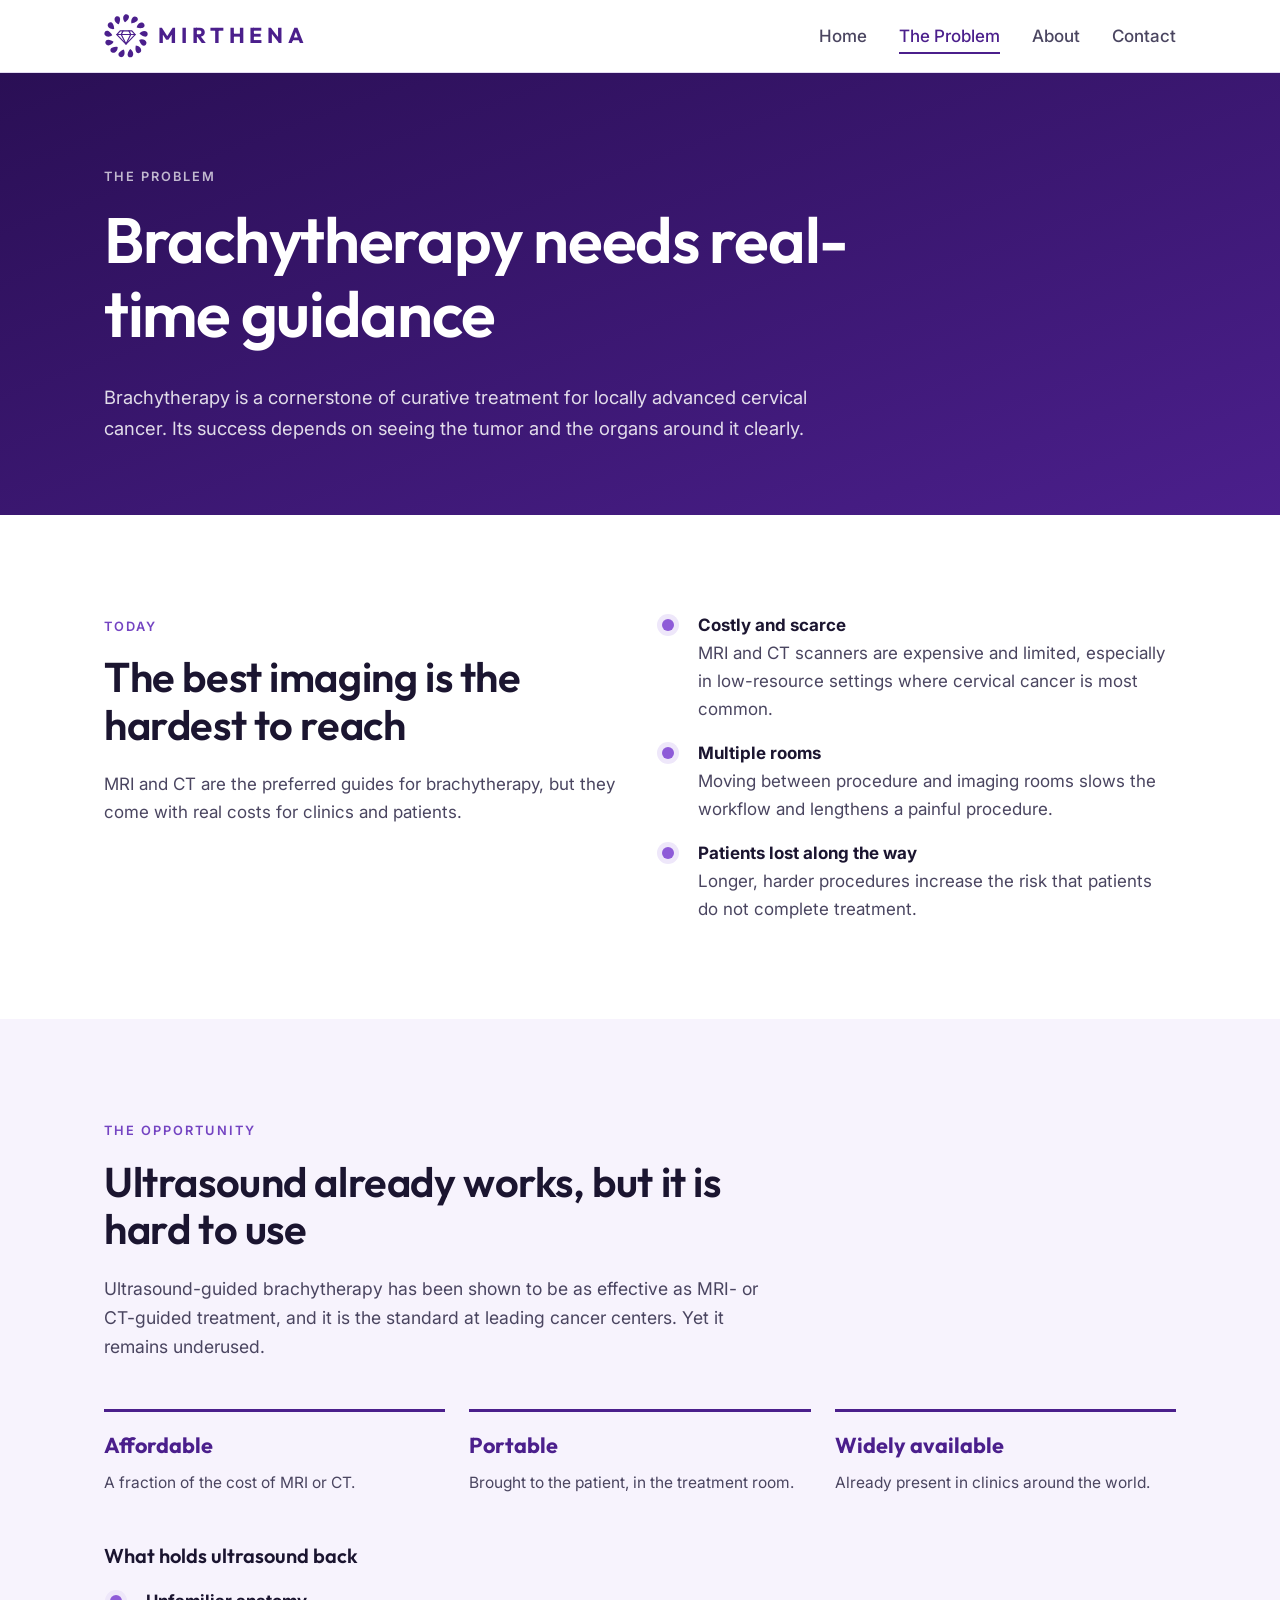
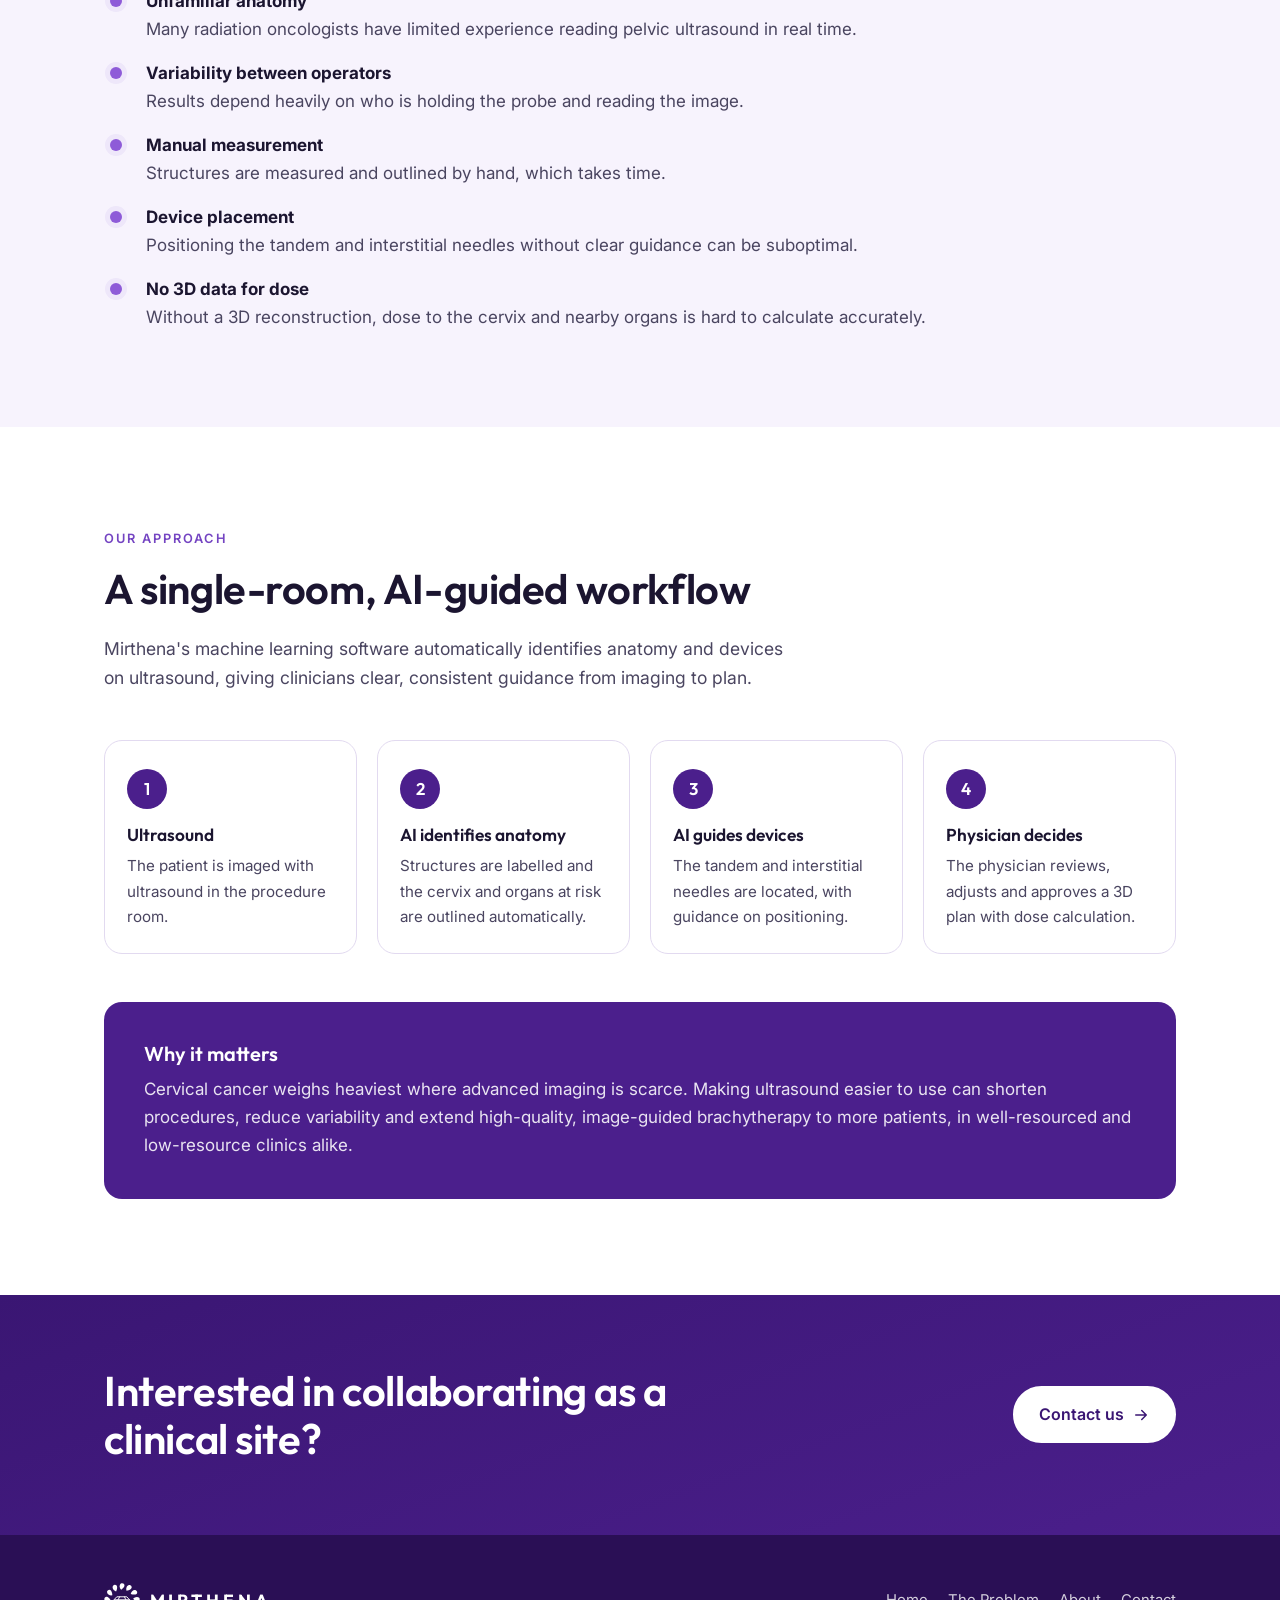
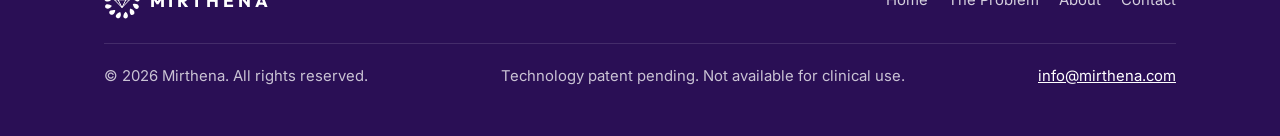
<file: problem.html>
<!doctype html>
<html lang="en">
<head>
  <meta charset="utf-8">
  <meta name="viewport" content="width=device-width, initial-scale=1">
  <title>The Problem | Mirthena</title>
  <meta name="description" content="Why cervical cancer brachytherapy needs real-time ultrasound guidance, and how Mirthena approaches it.">
  <meta name="theme-color" content="#4B1F8C">
  <meta property="og:title" content="The Problem | Mirthena">
  <meta property="og:description" content="Why cervical cancer brachytherapy needs real-time ultrasound guidance, and how Mirthena approaches it.">
  <meta property="og:type" content="website">
  <link rel="icon" type="image/svg+xml" href="assets/logo-mark.svg">
  <link rel="preconnect" href="https://fonts.googleapis.com">
  <link rel="preconnect" href="https://fonts.gstatic.com" crossorigin>
  <link href="https://fonts.googleapis.com/css2?family=Inter:wght@400;500;600&family=Outfit:wght@500;600;700&display=swap" rel="stylesheet">
  <link rel="stylesheet" href="css/styles.css">
</head>
<body>
  <a class="skip" href="#main">Skip to content</a>
  <header class="site-header">
    <div class="wrap">
      <a class="logo" href="index.html" aria-label="Mirthena home"><svg class="" viewBox="0 0 120 120" aria-hidden="true"><g class="petals" fill="currentColor"><path transform="rotate(0.00 60 60) rotate(14 60 12)" d="M60 23 C 53 19, 49 9, 54 3 C 59 -2, 68 1, 67 9 C 66 15, 63 19, 60 23 Z"/><path transform="rotate(27.69 60 60) rotate(14 60 12)" d="M60 23 C 53 19, 49 9, 54 3 C 59 -2, 68 1, 67 9 C 66 15, 63 19, 60 23 Z"/><path transform="rotate(55.38 60 60) rotate(14 60 12)" d="M60 23 C 53 19, 49 9, 54 3 C 59 -2, 68 1, 67 9 C 66 15, 63 19, 60 23 Z"/><path transform="rotate(83.08 60 60) rotate(14 60 12)" d="M60 23 C 53 19, 49 9, 54 3 C 59 -2, 68 1, 67 9 C 66 15, 63 19, 60 23 Z"/><path transform="rotate(110.77 60 60) rotate(14 60 12)" d="M60 23 C 53 19, 49 9, 54 3 C 59 -2, 68 1, 67 9 C 66 15, 63 19, 60 23 Z"/><path transform="rotate(138.46 60 60) rotate(14 60 12)" d="M60 23 C 53 19, 49 9, 54 3 C 59 -2, 68 1, 67 9 C 66 15, 63 19, 60 23 Z"/><path transform="rotate(166.15 60 60) rotate(14 60 12)" d="M60 23 C 53 19, 49 9, 54 3 C 59 -2, 68 1, 67 9 C 66 15, 63 19, 60 23 Z"/><path transform="rotate(193.85 60 60) rotate(14 60 12)" d="M60 23 C 53 19, 49 9, 54 3 C 59 -2, 68 1, 67 9 C 66 15, 63 19, 60 23 Z"/><path transform="rotate(221.54 60 60) rotate(14 60 12)" d="M60 23 C 53 19, 49 9, 54 3 C 59 -2, 68 1, 67 9 C 66 15, 63 19, 60 23 Z"/><path transform="rotate(249.23 60 60) rotate(14 60 12)" d="M60 23 C 53 19, 49 9, 54 3 C 59 -2, 68 1, 67 9 C 66 15, 63 19, 60 23 Z"/><path transform="rotate(276.92 60 60) rotate(14 60 12)" d="M60 23 C 53 19, 49 9, 54 3 C 59 -2, 68 1, 67 9 C 66 15, 63 19, 60 23 Z"/><path transform="rotate(304.62 60 60) rotate(14 60 12)" d="M60 23 C 53 19, 49 9, 54 3 C 59 -2, 68 1, 67 9 C 66 15, 63 19, 60 23 Z"/><path transform="rotate(332.31 60 60) rotate(14 60 12)" d="M60 23 C 53 19, 49 9, 54 3 C 59 -2, 68 1, 67 9 C 66 15, 63 19, 60 23 Z"/></g><g class="diamond" fill="none" stroke="currentColor" stroke-width="3.2" stroke-linejoin="round" stroke-linecap="round"><path d="M44 46 L76 46 L85 56 L60 82 L35 56 Z"/><path d="M35 56 H85 M52 46 L47 56 L60 82 L73 56 L68 46"/></g></svg><span class="word">MIRTHENA</span></a>
      <button class="nav-toggle" aria-expanded="false" aria-controls="site-nav" aria-label="Open menu"><svg viewBox="0 0 24 24" fill="none" stroke="currentColor" stroke-width="2" stroke-linecap="round" aria-hidden="true"><path d="M4 7h16M4 12h16M4 17h16"/></svg></button>
      <nav class="nav" id="site-nav" aria-label="Main"><ul><li><a href="index.html">Home</a></li><li><a href="problem.html" aria-current="page">The Problem</a></li><li><a href="about.html">About</a></li><li><a href="contact.html">Contact</a></li></ul></nav>
    </div>
  </header>
  <main id="main">

    <section class="page-hero">
      <div class="wrap">
        <span class="eyebrow">The problem</span>
        <h1>Brachytherapy needs real-time guidance</h1>
        <p>Brachytherapy is a cornerstone of curative treatment for locally advanced cervical cancer. Its success depends on seeing the tumor and the organs around it clearly.</p>
      </div>
    </section>

    <section aria-labelledby="today-title">
      <div class="wrap grid-2">
        <div>
          <span class="eyebrow">Today</span>
          <h2 id="today-title">The best imaging is the hardest to reach</h2>
          <p style="color:var(--ink-soft)">MRI and CT are the preferred guides for brachytherapy, but they come with real costs for clinics and patients.</p>
        </div>
        <ul class="issue-list">
          <li><div><strong>Costly and scarce</strong><span>MRI and CT scanners are expensive and limited, especially in low-resource settings where cervical cancer is most common.</span></div></li>
          <li><div><strong>Multiple rooms</strong><span>Moving between procedure and imaging rooms slows the workflow and lengthens a painful procedure.</span></div></li>
          <li><div><strong>Patients lost along the way</strong><span>Longer, harder procedures increase the risk that patients do not complete treatment.</span></div></li>
        </ul>
      </div>
    </section>

    <section class="tint" aria-labelledby="us-title">
      <div class="wrap">
        <div class="section-head">
          <span class="eyebrow">The opportunity</span>
          <h2 id="us-title">Ultrasound already works, but it is hard to use</h2>
          <p>Ultrasound-guided brachytherapy has been shown to be as effective as MRI- or CT-guided treatment, and it is the standard at leading cancer centers. Yet it remains underused.</p>
        </div>
        <div class="stat-row" style="margin-bottom:48px">
          <div class="stat"><b>Affordable</b><span>A fraction of the cost of MRI or CT.</span></div>
          <div class="stat"><b>Portable</b><span>Brought to the patient, in the treatment room.</span></div>
          <div class="stat"><b>Widely available</b><span>Already present in clinics around the world.</span></div>
        </div>
        <h3>What holds ultrasound back</h3>
        <ul class="issue-list" style="margin-top:20px">
          <li><div><strong>Unfamiliar anatomy</strong><span>Many radiation oncologists have limited experience reading pelvic ultrasound in real time.</span></div></li>
          <li><div><strong>Variability between operators</strong><span>Results depend heavily on who is holding the probe and reading the image.</span></div></li>
          <li><div><strong>Manual measurement</strong><span>Structures are measured and outlined by hand, which takes time.</span></div></li>
          <li><div><strong>Device placement</strong><span>Positioning the tandem and interstitial needles without clear guidance can be suboptimal.</span></div></li>
          <li><div><strong>No 3D data for dose</strong><span>Without a 3D reconstruction, dose to the cervix and nearby organs is hard to calculate accurately.</span></div></li>
        </ul>
      </div>
    </section>

    <section aria-labelledby="approach-title">
      <div class="wrap">
        <div class="section-head">
          <span class="eyebrow">Our approach</span>
          <h2 id="approach-title">A single-room, AI-guided workflow</h2>
          <p>Mirthena's machine learning software automatically identifies anatomy and devices on ultrasound, giving clinicians clear, consistent guidance from imaging to plan.</p>
        </div>
        <ol class="steps">
          <li><h3>Ultrasound</h3><p>The patient is imaged with ultrasound in the procedure room.</p></li>
          <li><h3>AI identifies anatomy</h3><p>Structures are labelled and the cervix and organs at risk are outlined automatically.</p></li>
          <li><h3>AI guides devices</h3><p>The tandem and interstitial needles are located, with guidance on positioning.</p></li>
          <li><h3>Physician decides</h3><p>The physician reviews, adjusts and approves a 3D plan with dose calculation.</p></li>
        </ol>
        <div class="callout" style="margin-top:48px">
          <h3>Why it matters</h3>
          <p>Cervical cancer weighs heaviest where advanced imaging is scarce. Making ultrasound easier to use can shorten procedures, reduce variability and extend high-quality, image-guided brachytherapy to more patients, in well-resourced and low-resource clinics alike.</p>
        </div>
      </div>
    </section>

    <section class="cta-band" aria-label="Contact">
      <div class="wrap">
        <h2>Interested in collaborating as a clinical site?</h2>
        <a class="btn light" href="contact.html">Contact us <svg viewBox="0 0 24 24" width="18" height="18" fill="none" stroke="currentColor" stroke-width="2" stroke-linecap="round" stroke-linejoin="round" aria-hidden="true"><path d="M5 12h14M13 6l6 6-6 6"/></svg></a>
      </div>
    </section>

  </main>
  <footer class="site-footer">
    <div class="wrap">
      <a class="logo" href="index.html" aria-label="Mirthena home"><svg class="" viewBox="0 0 120 120" aria-hidden="true"><g class="petals" fill="currentColor"><path transform="rotate(0.00 60 60) rotate(14 60 12)" d="M60 23 C 53 19, 49 9, 54 3 C 59 -2, 68 1, 67 9 C 66 15, 63 19, 60 23 Z"/><path transform="rotate(27.69 60 60) rotate(14 60 12)" d="M60 23 C 53 19, 49 9, 54 3 C 59 -2, 68 1, 67 9 C 66 15, 63 19, 60 23 Z"/><path transform="rotate(55.38 60 60) rotate(14 60 12)" d="M60 23 C 53 19, 49 9, 54 3 C 59 -2, 68 1, 67 9 C 66 15, 63 19, 60 23 Z"/><path transform="rotate(83.08 60 60) rotate(14 60 12)" d="M60 23 C 53 19, 49 9, 54 3 C 59 -2, 68 1, 67 9 C 66 15, 63 19, 60 23 Z"/><path transform="rotate(110.77 60 60) rotate(14 60 12)" d="M60 23 C 53 19, 49 9, 54 3 C 59 -2, 68 1, 67 9 C 66 15, 63 19, 60 23 Z"/><path transform="rotate(138.46 60 60) rotate(14 60 12)" d="M60 23 C 53 19, 49 9, 54 3 C 59 -2, 68 1, 67 9 C 66 15, 63 19, 60 23 Z"/><path transform="rotate(166.15 60 60) rotate(14 60 12)" d="M60 23 C 53 19, 49 9, 54 3 C 59 -2, 68 1, 67 9 C 66 15, 63 19, 60 23 Z"/><path transform="rotate(193.85 60 60) rotate(14 60 12)" d="M60 23 C 53 19, 49 9, 54 3 C 59 -2, 68 1, 67 9 C 66 15, 63 19, 60 23 Z"/><path transform="rotate(221.54 60 60) rotate(14 60 12)" d="M60 23 C 53 19, 49 9, 54 3 C 59 -2, 68 1, 67 9 C 66 15, 63 19, 60 23 Z"/><path transform="rotate(249.23 60 60) rotate(14 60 12)" d="M60 23 C 53 19, 49 9, 54 3 C 59 -2, 68 1, 67 9 C 66 15, 63 19, 60 23 Z"/><path transform="rotate(276.92 60 60) rotate(14 60 12)" d="M60 23 C 53 19, 49 9, 54 3 C 59 -2, 68 1, 67 9 C 66 15, 63 19, 60 23 Z"/><path transform="rotate(304.62 60 60) rotate(14 60 12)" d="M60 23 C 53 19, 49 9, 54 3 C 59 -2, 68 1, 67 9 C 66 15, 63 19, 60 23 Z"/><path transform="rotate(332.31 60 60) rotate(14 60 12)" d="M60 23 C 53 19, 49 9, 54 3 C 59 -2, 68 1, 67 9 C 66 15, 63 19, 60 23 Z"/></g><g class="diamond" fill="none" stroke="currentColor" stroke-width="3.2" stroke-linejoin="round" stroke-linecap="round"><path d="M44 46 L76 46 L85 56 L60 82 L35 56 Z"/><path d="M35 56 H85 M52 46 L47 56 L60 82 L73 56 L68 46"/></g></svg><span class="word">MIRTHENA</span></a>
      <nav aria-label="Footer"><ul><li><a href="index.html">Home</a></li><li><a href="problem.html">The Problem</a></li><li><a href="about.html">About</a></li><li><a href="contact.html">Contact</a></li></ul></nav>
      <div class="legal">
        <span>&copy; 2026 Mirthena. All rights reserved.</span>
        <span>Technology patent pending. Not available for clinical use.</span>
        <a href="mailto:info@mirthena.com">info@mirthena.com</a>
      </div>
    </div>
  </footer>
  <script src="js/main.js"></script>
</body>
</html>
</file>
<file: css/styles.css>
/* Mirthena — shared styles */
:root {
  --purple-900: #2A0F55;
  --purple-800: #3A1673;
  --purple-700: #4B1F8C;   /* primary */
  --purple-500: #7444C2;
  --purple-400: #8E5BD8;   /* accent */
  --purple-100: #EEE7FA;
  --purple-50:  #F7F3FD;
  --ink: #1B1530;
  --ink-soft: #4A4560;
  --line: #E2DAF0;
  --white: #FFFFFF;

  --font-head: "Outfit", system-ui, sans-serif;
  --font-body: "Inter", system-ui, sans-serif;

  --radius: 18px;
  --wrap: 1120px;
  --gutter: 24px;
  --shadow: 0 10px 30px -12px rgba(42, 15, 85, 0.25);
}

*, *::before, *::after { box-sizing: border-box; }
html { scroll-behavior: smooth; }
body {
  margin: 0;
  background: var(--white);
  color: var(--ink);
  font-family: var(--font-body);
  font-size: 17px;
  line-height: 1.65;
  -webkit-font-smoothing: antialiased;
}
img { max-width: 100%; display: block; }
a { color: var(--purple-700); }
a:hover { color: var(--purple-500); }
h1, h2, h3 { font-family: var(--font-head); line-height: 1.15; margin: 0 0 .5em; color: var(--ink); }
h1 { font-size: clamp(2.3rem, 5.5vw, 4rem); font-weight: 600; letter-spacing: -0.02em; }
h2 { font-size: clamp(1.8rem, 3.4vw, 2.6rem); font-weight: 600; letter-spacing: -0.01em; }
h3 { font-size: 1.25rem; font-weight: 600; }
p { margin: 0 0 1em; }

.wrap { max-width: var(--wrap); margin: 0 auto; padding: 0 var(--gutter); }
.skip { position: absolute; left: -999px; top: 0; background: var(--white); padding: 8px 12px; z-index: 100; }
.skip:focus { left: 8px; top: 8px; }
:focus-visible { outline: 3px solid var(--purple-400); outline-offset: 3px; border-radius: 4px; }

/* ---------- Logo ---------- */
.logo { display: inline-flex; align-items: center; gap: .6rem; text-decoration: none; color: var(--purple-700); }
.logo svg { width: 44px; height: 44px; flex: none; }
.logo .word { font-family: var(--font-head); font-weight: 700; font-size: 1.35rem; letter-spacing: .22em; }
.logo:hover { color: var(--purple-700); }

/* ---------- Header ---------- */
.site-header {
  position: sticky; top: 0; z-index: 50;
  background: rgba(255,255,255,.92);
  backdrop-filter: saturate(1.4) blur(10px);
  border-bottom: 1px solid var(--line);
}
.site-header .wrap { display: flex; align-items: center; justify-content: space-between; height: 72px; }
.nav ul { list-style: none; display: flex; gap: 2rem; margin: 0; padding: 0; }
.nav a { text-decoration: none; color: var(--ink-soft); font-weight: 500; padding: 6px 0; border-bottom: 2px solid transparent; }
.nav a:hover { color: var(--purple-700); }
.nav a[aria-current="page"] { color: var(--purple-700); border-bottom-color: var(--purple-700); }
.nav-toggle { display: none; background: none; border: 0; padding: 8px; cursor: pointer; color: var(--purple-700); }
.nav-toggle svg { width: 28px; height: 28px; }

/* Header on purple pages (home hero) */
.site-header.on-dark { background: transparent; border-bottom-color: transparent; position: absolute; left: 0; right: 0; }
.site-header.on-dark .logo, .site-header.on-dark .nav-toggle { color: var(--white); }
.site-header.on-dark .nav a { color: rgba(255,255,255,.82); }
.site-header.on-dark .nav a:hover, .site-header.on-dark .nav a[aria-current="page"] { color: var(--white); border-bottom-color: var(--white); }

@media (max-width: 760px) {
  :root { --gutter: 16px; }
  body { font-size: 16px; }
  .nav-toggle { display: block; }
  .nav { position: absolute; top: 72px; left: 0; right: 0; background: var(--white); border-bottom: 1px solid var(--line); display: none; }
  .nav.open { display: block; }
  .nav ul { flex-direction: column; gap: 0; padding: 8px var(--gutter) 16px; }
  .nav a { display: block; padding: 12px 0; border-bottom: 1px solid var(--line); }
  .nav a[aria-current="page"] { border-bottom-color: var(--line); }
  .site-header.on-dark .nav { background: var(--purple-800); border-bottom-color: transparent; }
  .site-header.on-dark .nav a { border-bottom-color: rgba(255,255,255,.12); }
  .site-header.on-dark .nav a[aria-current="page"] { border-bottom-color: rgba(255,255,255,.12); }
}

/* ---------- Buttons ---------- */
.btn {
  display: inline-flex; align-items: center; gap: .5rem;
  padding: .85rem 1.5rem; border-radius: 999px;
  font-weight: 600; text-decoration: none; font-size: 1rem;
  border: 2px solid var(--purple-700); background: var(--purple-700); color: var(--white);
  transition: background .2s, color .2s, transform .2s;
}
.btn:hover { background: var(--purple-800); border-color: var(--purple-800); color: var(--white); transform: translateY(-1px); }
.btn.ghost { background: transparent; color: var(--purple-700); }
.btn.ghost:hover { background: var(--purple-50); color: var(--purple-700); }
.btn.light { background: var(--white); border-color: var(--white); color: var(--purple-800); }
.btn.light:hover { background: var(--purple-100); border-color: var(--purple-100); color: var(--purple-900); }
.btn.outline-light { background: transparent; border-color: rgba(255,255,255,.7); color: var(--white); }
.btn.outline-light:hover { background: rgba(255,255,255,.12); color: var(--white); }
.actions { display: flex; flex-wrap: wrap; gap: 12px; }

/* ---------- Hero (splash) ---------- */
.hero {
  position: relative; overflow: hidden;
  min-height: 100vh; min-height: 100svh;
  display: flex; align-items: center;
  color: var(--white);
  background:
    radial-gradient(1000px 600px at 85% 20%, rgba(142, 91, 216, .45), transparent 60%),
    radial-gradient(800px 500px at 10% 90%, rgba(116, 68, 194, .35), transparent 60%),
    linear-gradient(160deg, var(--purple-900), var(--purple-700));
}
.hero .wrap { position: relative; z-index: 1; padding-top: 110px; padding-bottom: 80px; display: grid; grid-template-columns: 1.2fr .8fr; gap: 48px; align-items: center; }
.hero h1 { color: var(--white); }
.hero .lede { font-size: 1.2rem; color: rgba(255,255,255,.86); max-width: 36ch; margin-bottom: 2rem; }
.eyebrow { display: inline-block; font-size: .8rem; font-weight: 600; letter-spacing: .16em; text-transform: uppercase; color: var(--purple-500); margin-bottom: 1rem; }
.hero .eyebrow { color: rgba(255,255,255,.75); }
.hero-mark { color: rgba(255,255,255,.95); justify-self: center; width: min(360px, 80%); }
.hero-mark svg { width: 100%; height: auto; animation: spin 90s linear infinite; }
.hero-mark svg .diamond { animation: spin 90s linear infinite reverse; transform-origin: 60px 60px; }
@keyframes spin { to { transform: rotate(360deg); } }
@media (max-width: 860px) {
  .hero .wrap { grid-template-columns: 1fr; padding-top: 100px; }
  .hero-mark { order: -1; width: 160px; justify-self: start; }
}

/* ---------- Page hero (inner pages) ---------- */
.page-hero { background: linear-gradient(160deg, var(--purple-900), var(--purple-700)); color: var(--white); padding: 88px 0 72px; }
.page-hero h1 { color: var(--white); max-width: 20ch; }
.page-hero p { color: rgba(255,255,255,.85); font-size: 1.15rem; max-width: 60ch; margin: 0; }
.page-hero .eyebrow { color: rgba(255,255,255,.7); }

/* ---------- Sections ---------- */
section { padding: 96px 0; }
section.tint { background: var(--purple-50); }
.section-head { max-width: 680px; margin-bottom: 48px; }
.section-head p { color: var(--ink-soft); font-size: 1.1rem; }
@media (max-width: 760px) { section { padding: 64px 0; } .page-hero { padding: 64px 0 52px; } }

.grid-3 { display: grid; grid-template-columns: repeat(3, 1fr); gap: 24px; }
.grid-2 { display: grid; grid-template-columns: repeat(2, 1fr); gap: 32px; align-items: start; }
@media (max-width: 860px) { .grid-3, .grid-2 { grid-template-columns: 1fr; } }

.card { background: var(--white); border: 1px solid var(--line); border-radius: var(--radius); padding: 28px; }
.card p { color: var(--ink-soft); margin: 0; }
.icon { width: 48px; height: 48px; border-radius: 14px; background: var(--purple-100); color: var(--purple-700); display: grid; place-items: center; margin-bottom: 18px; }
.icon svg { width: 26px; height: 26px; }

/* Ultrasound comparison */
.compare { display: grid; grid-template-columns: 1fr 1fr; gap: 24px; align-items: start; }
.compare figure { margin: 0; border-radius: var(--radius); overflow: hidden; box-shadow: var(--shadow); }
.compare img { width: 100%; height: auto; aspect-ratio: 5 / 4; object-fit: contain; background: #000; }
.compare figcaption { background: var(--white); color: var(--ink); padding: 14px 18px; font-weight: 600; font-size: .95rem; border: 1px solid var(--line); border-top: 0; border-radius: 0 0 var(--radius) var(--radius); }
.compare figcaption span { display: block; font-weight: 400; color: var(--ink-soft); font-size: .88rem; }
@media (max-width: 640px) { .compare { grid-template-columns: 1fr; } }

/* Steps */
.steps { list-style: none; padding: 0; margin: 0; display: grid; grid-template-columns: repeat(4, 1fr); gap: 20px; counter-reset: step; }
.steps li { position: relative; background: var(--white); border: 1px solid var(--line); border-radius: var(--radius); padding: 28px 22px 24px; counter-increment: step; }
.steps li::before { content: counter(step); display: grid; place-items: center; width: 40px; height: 40px; border-radius: 50%; background: var(--purple-700); color: var(--white); font-family: var(--font-head); font-weight: 600; margin-bottom: 16px; }
.steps h3 { font-size: 1.08rem; }
.steps p { color: var(--ink-soft); margin: 0; font-size: .95rem; }
@media (max-width: 960px) { .steps { grid-template-columns: repeat(2, 1fr); } }
@media (max-width: 560px) { .steps { grid-template-columns: 1fr; } }

/* Problem list */
.issue-list { list-style: none; padding: 0; margin: 0; display: grid; gap: 16px; }
.issue-list li { display: grid; grid-template-columns: 28px 1fr; gap: 14px; align-items: start; }
.issue-list li::before { content: ""; width: 12px; height: 12px; margin: 8px 0 0 6px; border-radius: 50%; background: var(--purple-400); box-shadow: 0 0 0 5px var(--purple-100); }
.issue-list strong { display: block; color: var(--ink); }
.issue-list span { color: var(--ink-soft); }

.callout { background: var(--purple-700); color: var(--white); border-radius: var(--radius); padding: 40px; }
.callout h2, .callout h3 { color: var(--white); }
.callout p { color: rgba(255,255,255,.88); }
.callout p:last-child { margin-bottom: 0; }

.stat-row { display: grid; grid-template-columns: repeat(3, 1fr); gap: 24px; }
.stat { border-top: 3px solid var(--purple-700); padding-top: 16px; }
.stat b { display: block; font-family: var(--font-head); font-size: 1.35rem; color: var(--purple-700); margin-bottom: 4px; }
.stat span { color: var(--ink-soft); font-size: .97rem; }
@media (max-width: 760px) { .stat-row { grid-template-columns: 1fr; } }

/* Founders */
.founder { display: grid; grid-template-columns: 220px 1fr; gap: 32px; align-items: start; }
.founder + .founder { margin-top: 56px; }
.founder img { width: 220px; height: 220px; object-fit: cover; border-radius: var(--radius); box-shadow: var(--shadow); }
.founder .role { color: var(--purple-700); font-weight: 600; margin-bottom: .8em; }
.founder p { color: var(--ink-soft); }
.founder .creds { font-size: .92rem; color: var(--ink-soft); margin-bottom: .6em; }
@media (max-width: 680px) { .founder { grid-template-columns: 1fr; gap: 20px; } .founder img { width: 160px; height: 160px; } }

.founder-strip { display: flex; flex-wrap: wrap; gap: 32px; }
.founder-mini { display: flex; align-items: center; gap: 16px; }
.founder-mini img { width: 72px; height: 72px; border-radius: 50%; object-fit: cover; border: 3px solid var(--white); box-shadow: var(--shadow); }
.founder-mini b { display: block; font-family: var(--font-head); }
.founder-mini span { color: var(--ink-soft); font-size: .93rem; }

.story-photo { border-radius: var(--radius); box-shadow: var(--shadow); width: 100%; height: auto; max-width: 440px; aspect-ratio: 4 / 5; object-fit: cover; object-position: center 30%; }

.chips { display: flex; flex-wrap: wrap; gap: 10px; list-style: none; padding: 0; margin: 0; }
.chips li { background: var(--white); border: 1px solid var(--line); border-radius: 999px; padding: 8px 18px; font-weight: 500; color: var(--purple-800); }

/* Contact */
.contact-card { display: grid; gap: 8px; }
.contact-card .email { font-family: var(--font-head); font-size: clamp(1.3rem, 3vw, 1.8rem); font-weight: 600; text-decoration: none; word-break: break-word; }
.link-list { list-style: none; padding: 0; margin: 0; display: grid; gap: 12px; }
.link-list a { display: flex; align-items: center; gap: 12px; text-decoration: none; font-weight: 500; }
.link-list svg { width: 22px; height: 22px; flex: none; }

/* CTA band */
.cta-band { background: linear-gradient(160deg, var(--purple-800), var(--purple-700)); color: var(--white); padding: 72px 0; }
.cta-band .wrap { display: flex; flex-wrap: wrap; align-items: center; justify-content: space-between; gap: 24px; }
.cta-band h2 { color: var(--white); margin: 0; max-width: 24ch; }

/* ---------- Footer ---------- */
.site-footer { background: var(--purple-900); color: rgba(255,255,255,.75); padding: 48px 0; font-size: .93rem; }
.site-footer .wrap { display: flex; flex-wrap: wrap; gap: 24px; justify-content: space-between; align-items: center; }
.site-footer .logo { color: var(--white); }
.site-footer .logo svg { width: 36px; height: 36px; }
.site-footer .logo .word { font-size: 1.1rem; }
.site-footer a { color: var(--white); }
.site-footer nav ul { list-style: none; display: flex; flex-wrap: wrap; gap: 20px; margin: 0; padding: 0; }
.site-footer nav a { text-decoration: none; color: rgba(255,255,255,.8); }
.site-footer nav a:hover { color: var(--white); }
.site-footer .legal { width: 100%; border-top: 1px solid rgba(255,255,255,.12); padding-top: 20px; display: flex; flex-wrap: wrap; gap: 8px 24px; justify-content: space-between; }

@media (prefers-reduced-motion: reduce) {
  html { scroll-behavior: auto; }
  *, *::before, *::after { animation: none !important; transition: none !important; }
}
</file>
